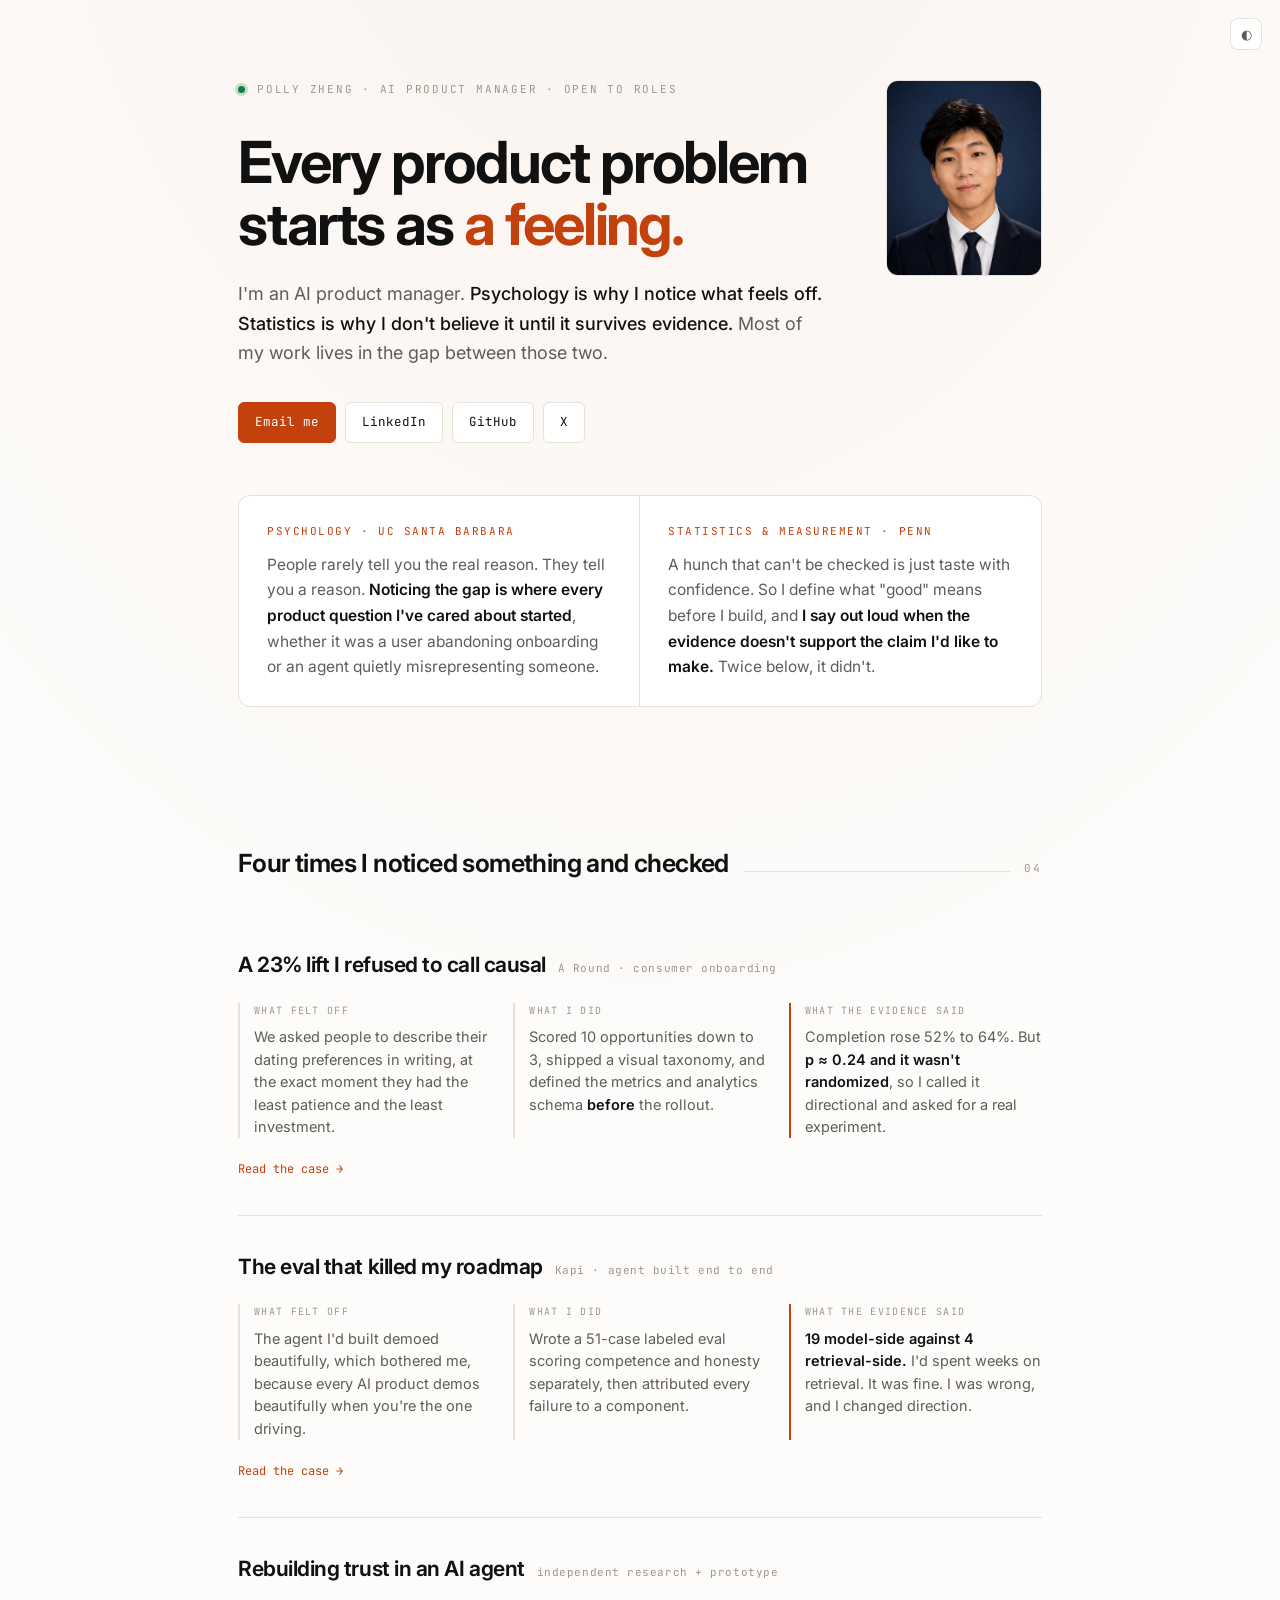
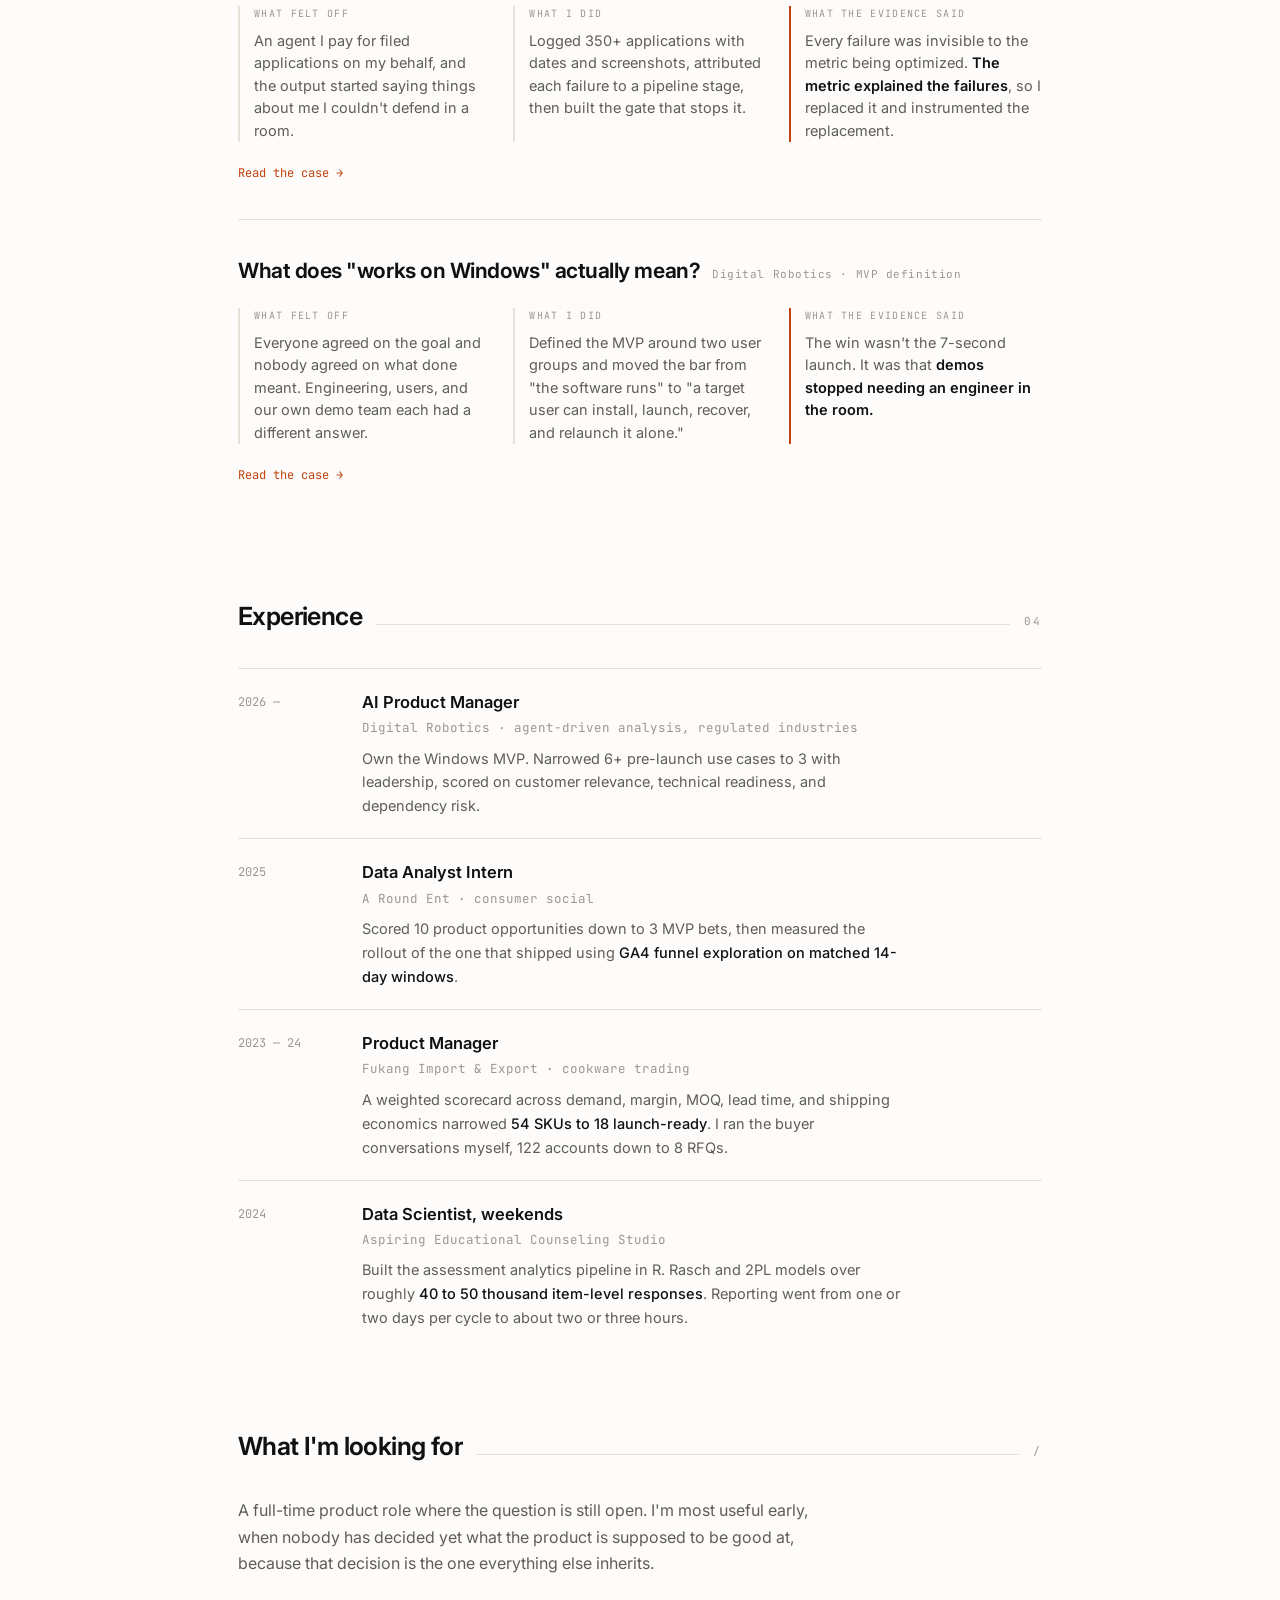
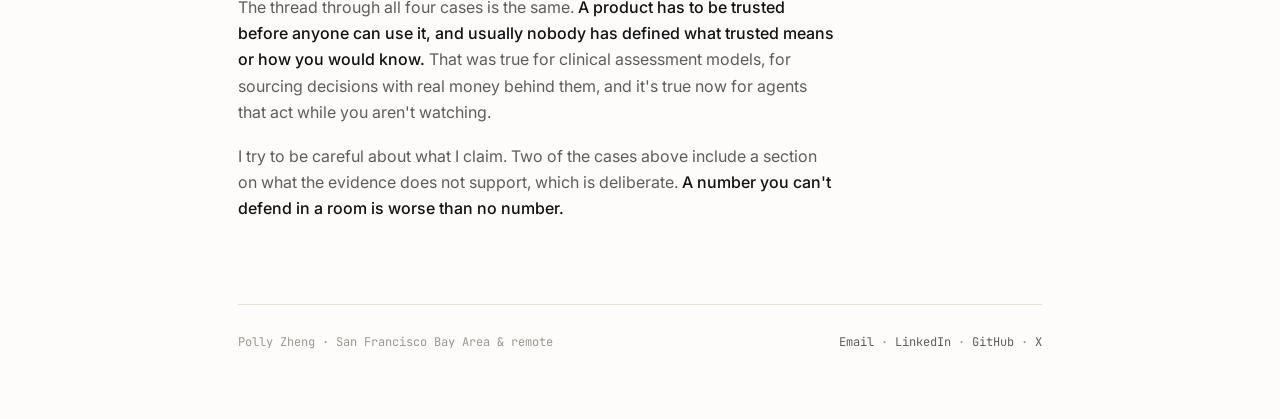
<file: index.html>
<!doctype html>
<html lang="en">
<head>
<meta charset="utf-8">
<meta name="viewport" content="width=device-width, initial-scale=1">
<title>Polly Zheng — AI Product Manager</title>
<meta name="description" content="AI product manager. Psychology is why I notice what feels off. Statistics is why I don't trust it until it survives evidence.">
<meta property="og:title" content="Polly Zheng — AI Product Manager">
<meta property="og:description" content="Every product problem starts as a feeling. My job is finding out whether it's real.">
<link rel="preconnect" href="https://fonts.googleapis.com"><link rel="preconnect" href="https://fonts.gstatic.com" crossorigin>
<link href="https://fonts.googleapis.com/css2?family=JetBrains+Mono:wght@400;500&family=Inter:wght@400;500;600;700&display=swap" rel="stylesheet">
<link rel="stylesheet" href="style.css">
<link rel="icon" href="data:image/svg+xml,<svg xmlns='http://www.w3.org/2000/svg' viewBox='0 0 100 100'><text y='.9em' font-size='90'>◎</text></svg>">
<style>
  /* method strip */
  .method{display:grid; grid-template-columns:1fr 1fr; gap:0; border:1px solid var(--line); border-radius:12px; overflow:hidden; margin-top:52px; background:var(--panel)}
  .method > div{padding:26px 28px}
  .method > div:first-child{border-right:1px solid var(--line)}
  .method .k{font-family:var(--mono); font-size:11px; letter-spacing:.14em; text-transform:uppercase; color:var(--accent); margin-bottom:12px}
  .method p{margin:0; font-size:15.5px; color:var(--dim)}
  .method p b{color:var(--fg); font-weight:600}
  @media(max-width:640px){ .method{grid-template-columns:1fr} .method > div:first-child{border-right:0; border-bottom:1px solid var(--line)} }

  /* case story rows */
  .story{display:block; text-decoration:none; padding:34px 0; border-top:1px solid var(--line); transition:padding-left .18s}
  .story:first-child{border-top:0}
  .story:hover{padding-left:10px}
  .story:hover h3{color:var(--accent)}
  .st-top{display:flex; flex-wrap:wrap; align-items:baseline; gap:12px; margin-bottom:20px}
  .story h3{font-size:21px; font-weight:640; letter-spacing:-.022em; margin:0; transition:color .16s}
  .st-tag{font-family:var(--mono); font-size:11px; color:var(--faint); letter-spacing:.05em}
  .arc{display:grid; grid-template-columns:repeat(3,1fr); gap:22px; margin-bottom:16px}
  .arc > div{border-left:2px solid var(--line); padding-left:14px}
  .arc > div:last-child{border-left-color:var(--accent)}
  .arc .k{font-family:var(--mono); font-size:10px; letter-spacing:.13em; text-transform:uppercase; color:var(--faint); margin-bottom:7px}
  .arc p{margin:0; font-size:14.5px; color:var(--dim); line-height:1.55}
  .arc p b{color:var(--fg); font-weight:600}
  @media(max-width:700px){ .arc{grid-template-columns:1fr; gap:14px} }
  .story .more{font-family:var(--mono); font-size:12px; color:var(--accent)}
</style>
</head>
<body>
<button class="tog" id="t" aria-label="Toggle theme">◐</button>
<div class="wrap">

  <header>
    <div class="hero-grid">
      <div>
        <div class="eyebrow"><span class="dot"></span><span class="lab">Polly Zheng · AI Product Manager · Open to roles</span></div>
        <h1>Every product problem starts as <i>a feeling.</i></h1>
        <p class="sub">I'm an AI product manager. <b>Psychology is why I notice what feels off. Statistics is why I don't believe it until it survives evidence.</b> Most of my work lives in the gap between those two.</p>
        <div class="cta">
          <a class="hi" href="mailto:pollyzheng0227@gmail.com">Email me</a>
          <a href="https://www.linkedin.com/in/jh-zheng0227/">LinkedIn</a>
          <a href="https://github.com/pz0227">GitHub</a>
          <a href="https://x.com/pollyyyyyyy_z">X</a>
        </div>
      </div>
      <div class="shot shot-ph" id="shot">DROP<br>headshot.jpg<br>IN THIS<br>FOLDER</div>
    </div>

    <div class="method">
      <div>
        <div class="k">Psychology · UC Santa Barbara</div>
        <p>People rarely tell you the real reason. They tell you a reason. <b>Noticing the gap is where every product question I've cared about started</b>, whether it was a user abandoning onboarding or an agent quietly misrepresenting someone.</p>
      </div>
      <div>
        <div class="k">Statistics &amp; Measurement · Penn</div>
        <p>A hunch that can't be checked is just taste with confidence. So I define what "good" means before I build, and <b>I say out loud when the evidence doesn't support the claim I'd like to make.</b> Twice below, it didn't.</p>
      </div>
    </div>
  </header>

  <section>
    <div class="head"><h2>Four times I noticed something and checked</h2><div class="rule"></div><span class="lab">04</span></div>
    <div class="cases">

      <a class="story" href="case-onboarding.html">
        <div class="st-top"><h3>A 23% lift I refused to call causal</h3><span class="st-tag">A Round · consumer onboarding</span></div>
        <div class="arc">
          <div><div class="k">What felt off</div><p>We asked people to describe their dating preferences in writing, at the exact moment they had the least patience and the least investment.</p></div>
          <div><div class="k">What I did</div><p>Scored 10 opportunities down to 3, shipped a visual taxonomy, and defined the metrics and analytics schema <b>before</b> the rollout.</p></div>
          <div><div class="k">What the evidence said</div><p>Completion rose 52% to 64%. But <b>p ≈ 0.24 and it wasn't randomized</b>, so I called it directional and asked for a real experiment.</p></div>
        </div>
        <span class="more">Read the case →</span>
      </a>

      <a class="story" href="case-kapi.html">
        <div class="st-top"><h3>The eval that killed my roadmap</h3><span class="st-tag">Kapi · agent built end to end</span></div>
        <div class="arc">
          <div><div class="k">What felt off</div><p>The agent I'd built demoed beautifully, which bothered me, because every AI product demos beautifully when you're the one driving.</p></div>
          <div><div class="k">What I did</div><p>Wrote a 51-case labeled eval scoring competence and honesty separately, then attributed every failure to a component.</p></div>
          <div><div class="k">What the evidence said</div><p><b>19 model-side against 4 retrieval-side.</b> I'd spent weeks on retrieval. It was fine. I was wrong, and I changed direction.</p></div>
        </div>
        <span class="more">Read the case →</span>
      </a>

      <a class="story" href="case-jobright.html">
        <div class="st-top"><h3>Rebuilding trust in an AI agent</h3><span class="st-tag">independent research + prototype</span></div>
        <div class="arc">
          <div><div class="k">What felt off</div><p>An agent I pay for filed applications on my behalf, and the output started saying things about me I couldn't defend in a room.</p></div>
          <div><div class="k">What I did</div><p>Logged 350+ applications with dates and screenshots, attributed each failure to a pipeline stage, then built the gate that stops it.</p></div>
          <div><div class="k">What the evidence said</div><p>Every failure was invisible to the metric being optimized. <b>The metric explained the failures</b>, so I replaced it and instrumented the replacement.</p></div>
        </div>
        <span class="more">Read the case →</span>
      </a>

      <a class="story" href="case-windows.html">
        <div class="st-top"><h3>What does "works on Windows" actually mean?</h3><span class="st-tag">Digital Robotics · MVP definition</span></div>
        <div class="arc">
          <div><div class="k">What felt off</div><p>Everyone agreed on the goal and nobody agreed on what done meant. Engineering, users, and our own demo team each had a different answer.</p></div>
          <div><div class="k">What I did</div><p>Defined the MVP around two user groups and moved the bar from "the software runs" to "a target user can install, launch, recover, and relaunch it alone."</p></div>
          <div><div class="k">What the evidence said</div><p>The win wasn't the 7-second launch. It was that <b>demos stopped needing an engineer in the room.</b></p></div>
        </div>
        <span class="more">Read the case →</span>
      </a>

    </div>
  </section>

  <section>
    <div class="head"><h2>Experience</h2><div class="rule"></div><span class="lab">04</span></div>
    <div class="job"><div class="yr">2026 —</div><div>
      <h3>AI Product Manager</h3><div class="co">Digital Robotics · agent-driven analysis, regulated industries</div>
      <p>Own the Windows MVP. Narrowed 6+ pre-launch use cases to 3 with leadership, scored on customer relevance, technical readiness, and dependency risk.</p></div></div>
    <div class="job"><div class="yr">2025</div><div>
      <h3>Data Analyst Intern</h3><div class="co">A Round Ent · consumer social</div>
      <p>Scored 10 product opportunities down to 3 MVP bets, then measured the rollout of the one that shipped using <b>GA4 funnel exploration on matched 14-day windows</b>.</p></div></div>
    <div class="job"><div class="yr">2023 — 24</div><div>
      <h3>Product Manager</h3><div class="co">Fukang Import &amp; Export · cookware trading</div>
      <p>A weighted scorecard across demand, margin, MOQ, lead time, and shipping economics narrowed <b>54 SKUs to 18 launch-ready</b>. I ran the buyer conversations myself, 122 accounts down to 8 RFQs.</p></div></div>
    <div class="job"><div class="yr">2024</div><div>
      <h3>Data Scientist, weekends</h3><div class="co">Aspiring Educational Counseling Studio</div>
      <p>Built the assessment analytics pipeline in R. Rasch and 2PL models over roughly <b>40 to 50 thousand item-level responses</b>. Reporting went from one or two days per cycle to about two or three hours.</p></div></div>
  </section>

  <section class="about">
    <div class="head"><h2>What I'm looking for</h2><div class="rule"></div><span class="lab">/</span></div>
    <p>A full-time product role where the question is still open. I'm most useful early, when nobody has decided yet what the product is supposed to be good at, because that decision is the one everything else inherits.</p>
    <p>The thread through all four cases is the same. <b>A product has to be trusted before anyone can use it, and usually nobody has defined what trusted means or how you would know.</b> That was true for clinical assessment models, for sourcing decisions with real money behind them, and it's true now for agents that act while you aren't watching.</p>
    <p>I try to be careful about what I claim. Two of the cases above include a section on what the evidence does not support, which is deliberate. <b>A number you can't defend in a room is worse than no number.</b></p>
  </section>

  <footer>
    <div class="f-in">
      <span>Polly Zheng · San Francisco Bay Area &amp; remote</span>
      <span>
        <a href="mailto:pollyzheng0227@gmail.com">Email</a> ·
        <a href="https://www.linkedin.com/in/jh-zheng0227/">LinkedIn</a> ·
        <a href="https://github.com/pz0227">GitHub</a> ·
        <a href="https://x.com/pollyyyyyyy_z">X</a>
      </span>
    </div>
  </footer>
</div>
<script>
var r=document.documentElement,t=document.getElementById('t');
var s=localStorage.getItem('theme'); if(s) r.setAttribute('data-theme',s);
t.onclick=function(){var c=r.getAttribute('data-theme')||'light';var n=c==='light'?'dark':'light';r.setAttribute('data-theme',n);localStorage.setItem('theme',n)};
var im=new Image(); im.onload=function(){var d=document.getElementById('shot'); if(d) d.outerHTML='<img class="shot" src="headshot.jpg" alt="Polly Zheng">'};
im.src='headshot.jpg';
</script>
</body>
</html>
</file>
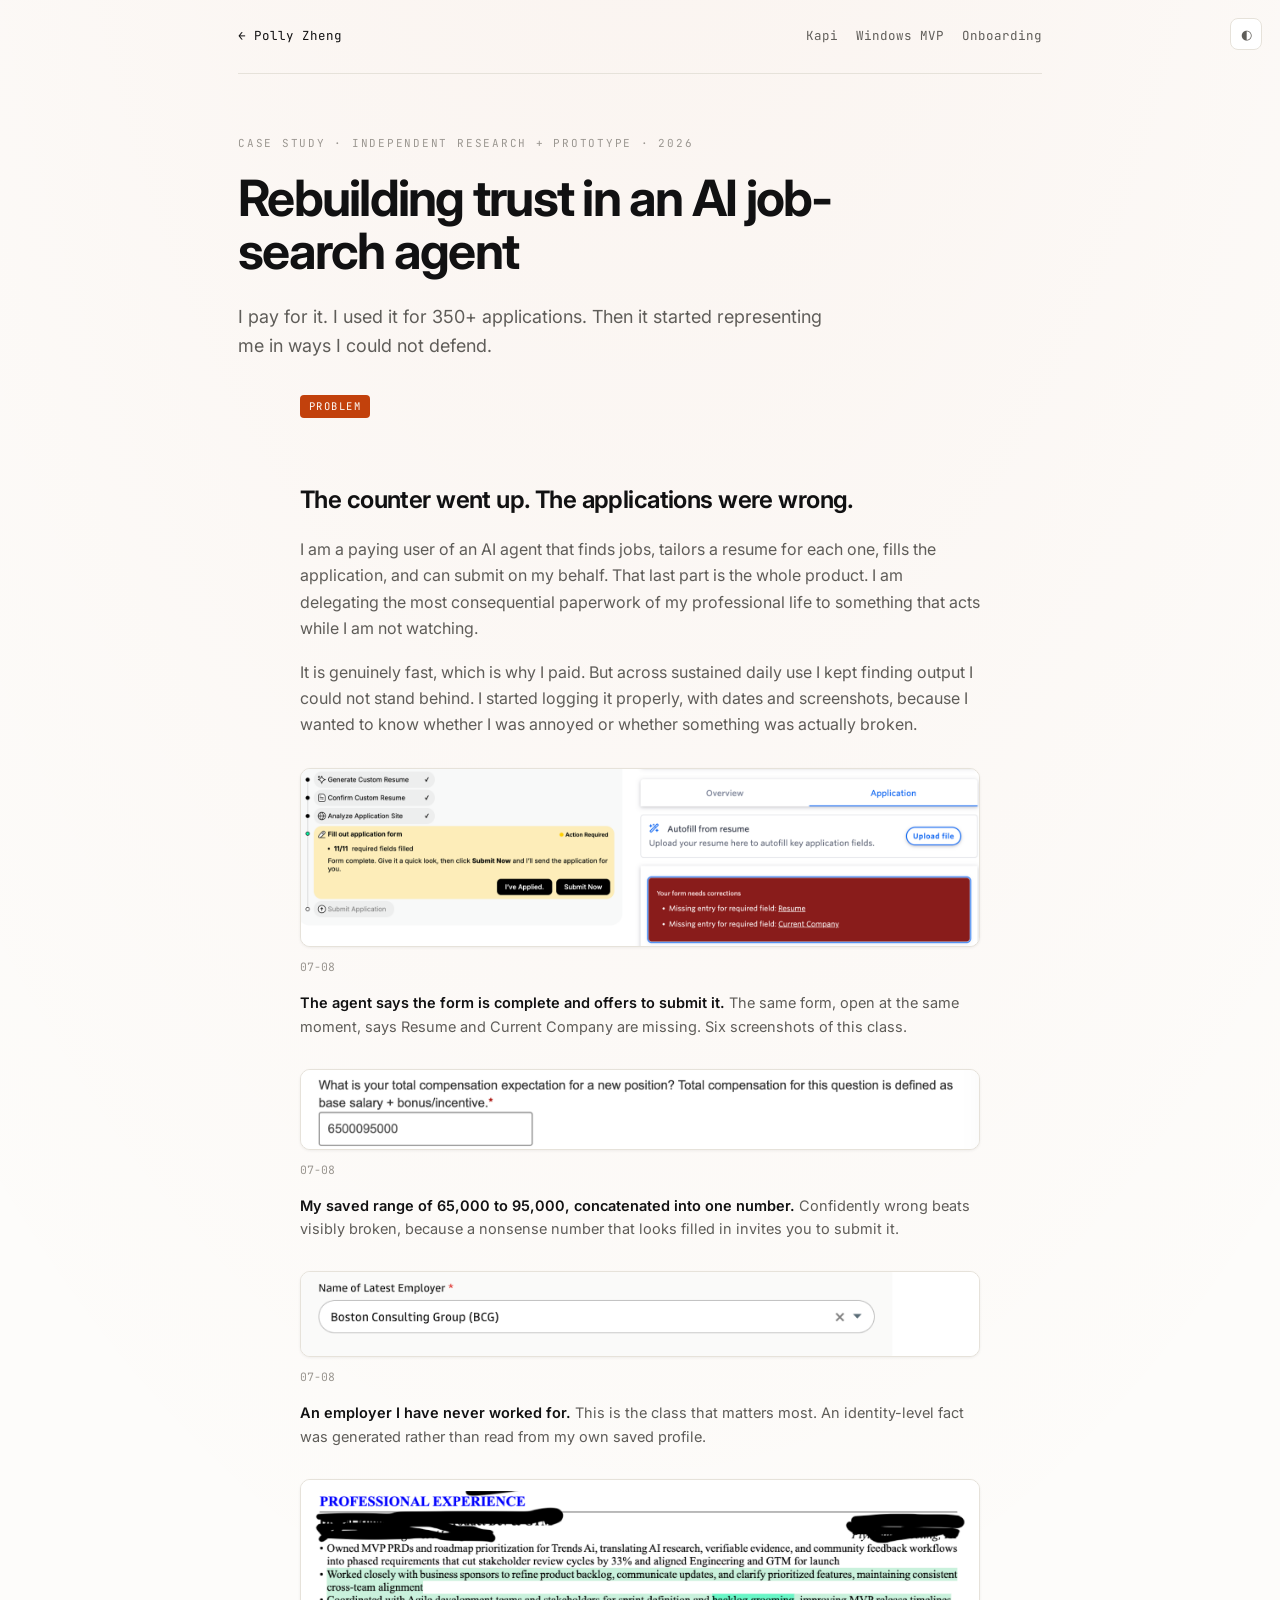
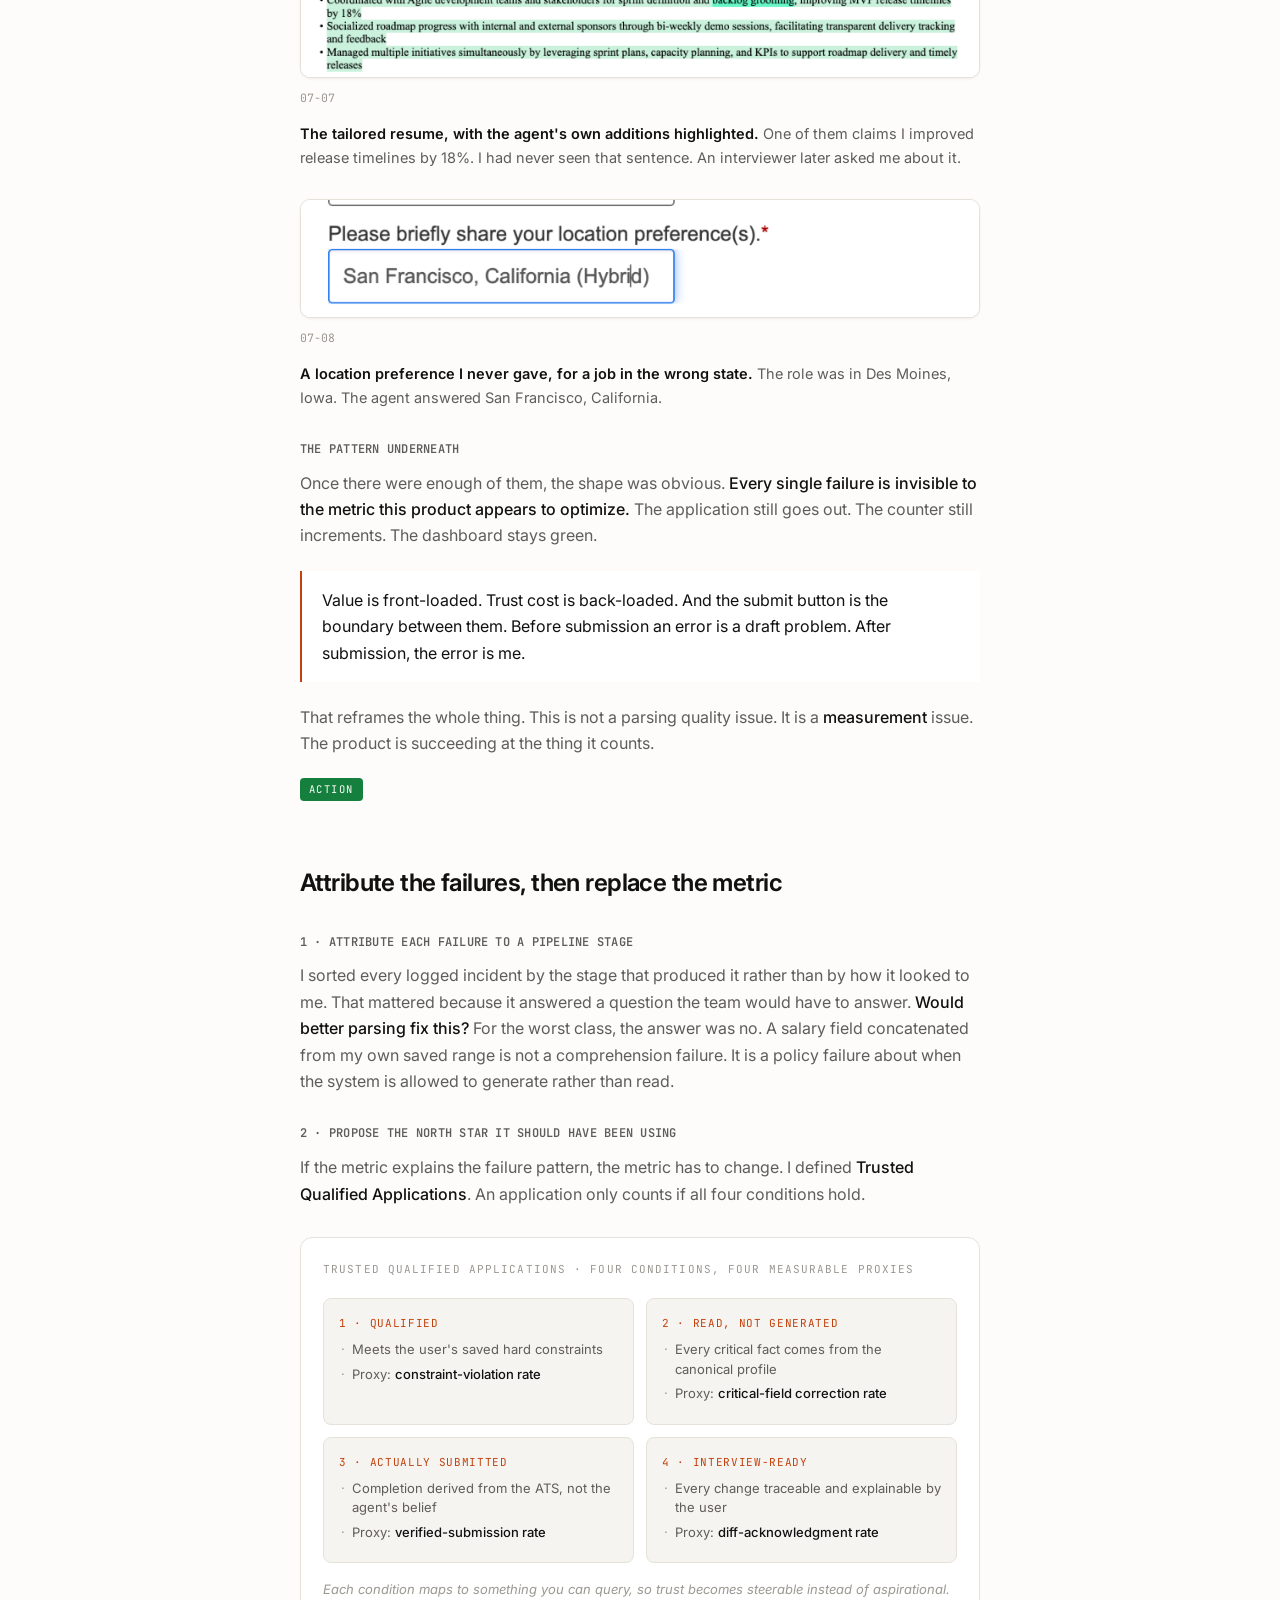
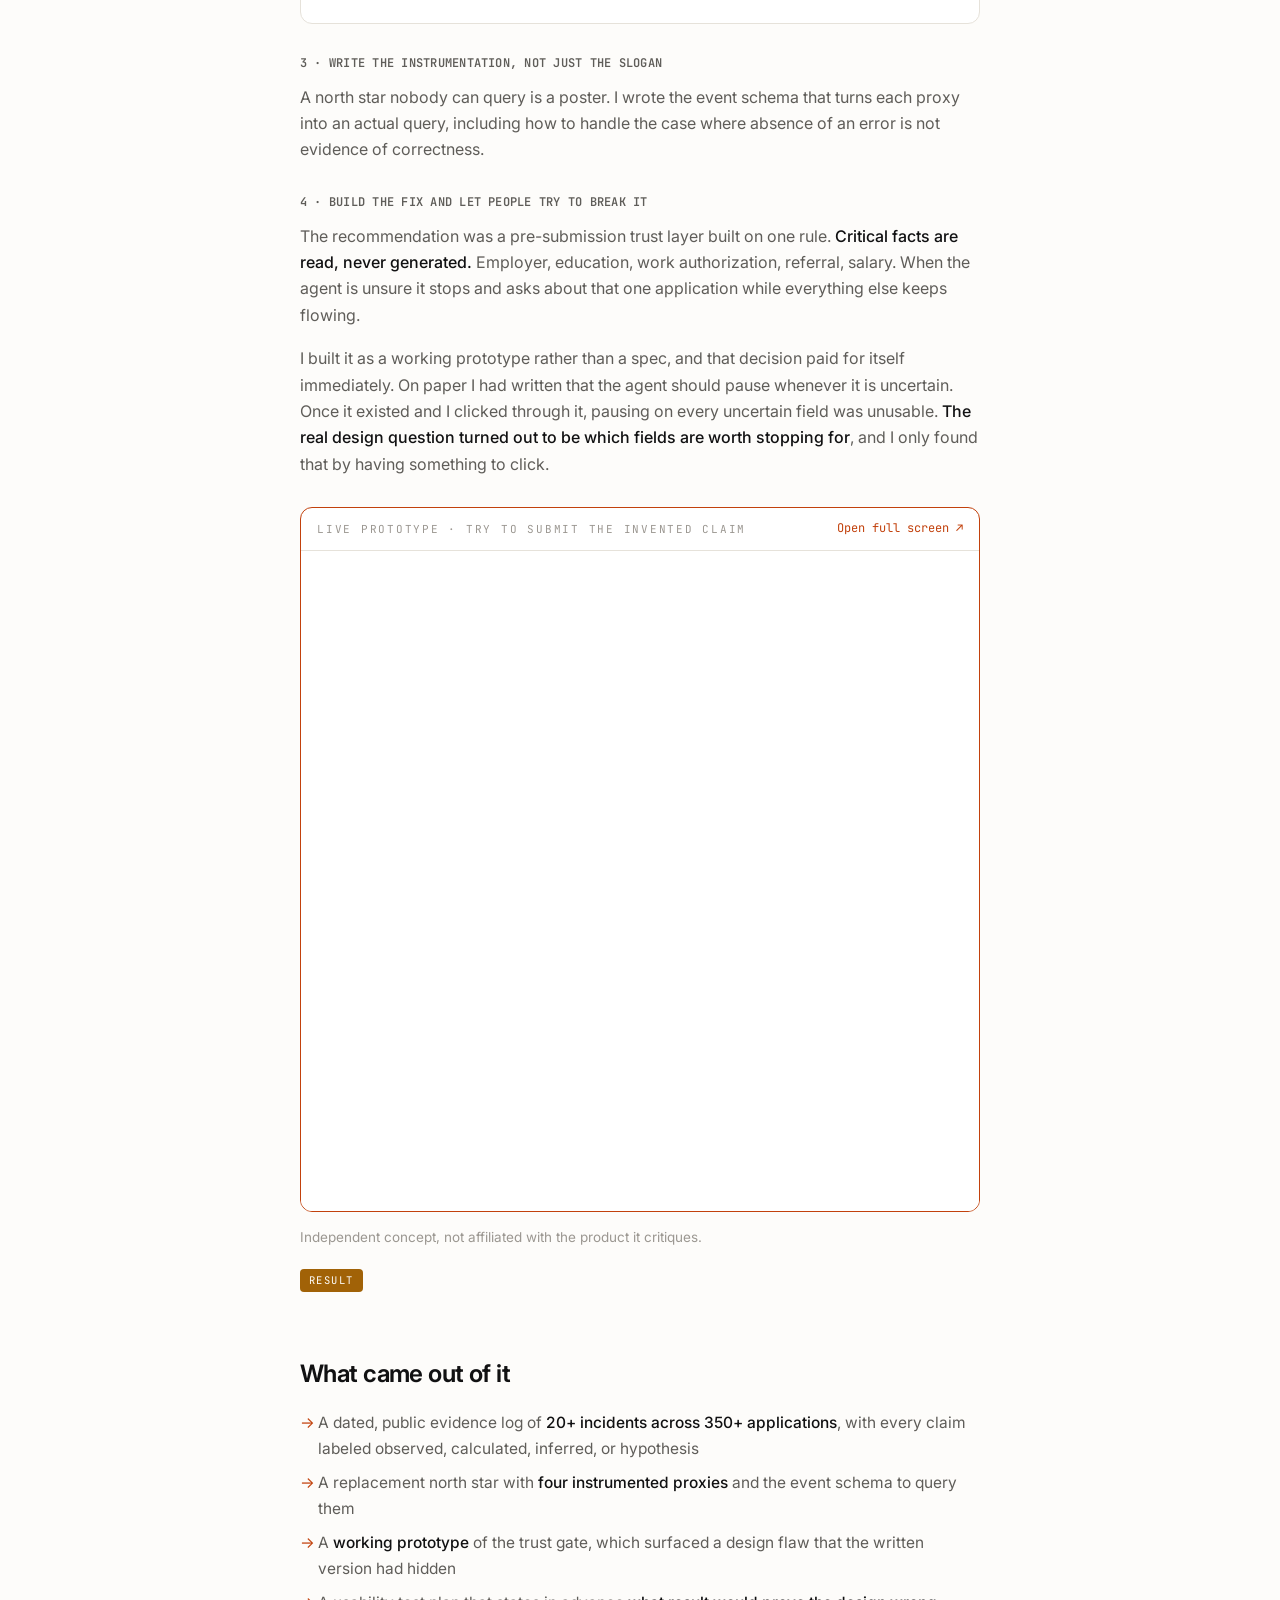
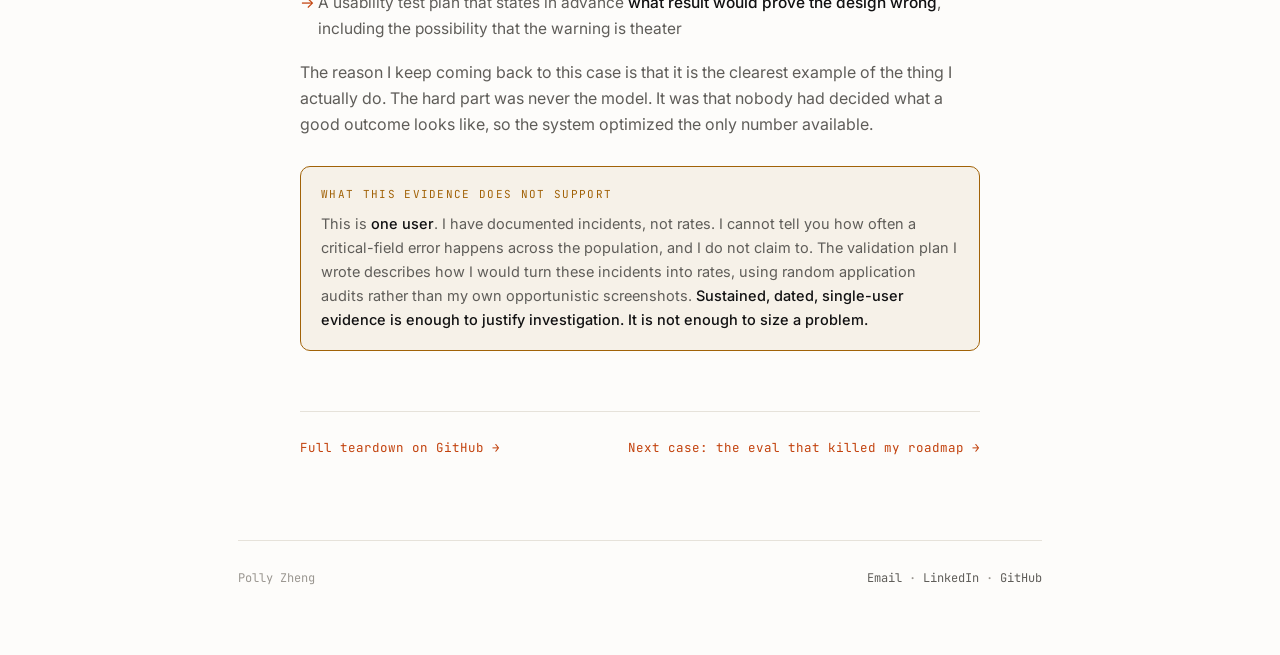
<file: case-jobright.html>
<!doctype html>
<html lang="en">
<head>
<meta charset="utf-8"><meta name="viewport" content="width=device-width, initial-scale=1">
<title>Rebuilding trust in an AI job-search agent — Polly Zheng</title>
<meta name="description" content="350+ logged applications, 20+ dated failures, a replacement north star, and a working prototype of the fix.">
<link rel="preconnect" href="https://fonts.googleapis.com"><link rel="preconnect" href="https://fonts.gstatic.com" crossorigin>
<link href="https://fonts.googleapis.com/css2?family=JetBrains+Mono:wght@400;500&family=Inter:wght@400;500;600;700&display=swap" rel="stylesheet">
<link rel="stylesheet" href="style.css">
<link rel="icon" href="data:image/svg+xml,<svg xmlns='http://www.w3.org/2000/svg' viewBox='0 0 100 100'><text y='.9em' font-size='90'>◎</text></svg>">
<style>
  .shot-fig{margin:30px 0}
  .shot-fig .ex-img{border:1px solid var(--line); border-radius:10px; overflow:hidden; background:#fff; box-shadow:0 1px 3px rgba(0,0,0,.06)}
  .shot-fig .ex-img img{width:100%; display:block}
  .shot-cap{display:flex; gap:14px; align-items:baseline; margin-top:11px; flex-wrap:wrap}
  .shot-cap .d{font-family:var(--mono); font-size:11.5px; color:var(--faint); white-space:nowrap}
  .shot-cap .t{font-size:14.5px; color:var(--dim); margin:0}
  .shot-cap .t b{color:var(--fg); font-weight:600}
  .demo-wrap{margin:30px 0; border:1px solid var(--accent); border-radius:12px; overflow:hidden; background:var(--panel)}
  .demo-bar{display:flex; justify-content:space-between; align-items:center; gap:12px; padding:11px 16px; border-bottom:1px solid var(--line); flex-wrap:wrap}
  .demo-bar a{font-family:var(--mono); font-size:12px; color:var(--accent); text-decoration:none}
  .demo-wrap iframe{width:100%; height:660px; border:0; display:block; background:#fff}
  @media(max-width:620px){ .demo-wrap iframe{height:520px} }
</style>
</head>
<body>
<button class="tog" id="t" aria-label="Toggle theme">◐</button>
<div class="wrap">

<nav><div class="nav-in"><a class="home" href="index.html">← Polly Zheng</a>
<span class="nav-links"><a href="case-kapi.html">Kapi</a><a href="case-windows.html">Windows MVP</a><a href="case-onboarding.html">Onboarding</a></span></div></nav>

<header style="padding:60px 0 30px">
  <div class="lab" style="margin-bottom:20px">Case study · independent research + prototype · 2026</div>
  <h1 style="font-size:clamp(32px,5.6vw,50px); max-width:20ch">Rebuilding trust in an AI job-search agent</h1>
  <p class="sub">I pay for it. I used it for 350+ applications. Then it started representing me in ways I could not defend.</p>
</header>

<div class="narrow prose" style="margin:0 auto">

  <span class="par">Problem</span>
  <h2>The counter went up. The applications were wrong.</h2>
  <p>I am a paying user of an AI agent that finds jobs, tailors a resume for each one, fills the application, and can submit on my behalf. That last part is the whole product. I am delegating the most consequential paperwork of my professional life to something that acts while I am not watching.</p>
  <p>It is genuinely fast, which is why I paid. But across sustained daily use I kept finding output I could not stand behind. I started logging it properly, with dates and screenshots, because I wanted to know whether I was annoyed or whether something was actually broken.</p>

  <div class="shot-fig">
    <div class="ex-img"><img src="img/ev-submit.png" alt="Agent reports 11 of 11 required fields filled while the form reports two required fields missing"></div>
    <div class="shot-cap"><span class="d">07-08</span><p class="t"><b>The agent says the form is complete and offers to submit it.</b> The same form, open at the same moment, says Resume and Current Company are missing. Six screenshots of this class.</p></div>
  </div>

  <div class="shot-fig">
    <div class="ex-img"><img src="img/ev-salary.png" alt="Total compensation expectation filled with 6500095000"></div>
    <div class="shot-cap"><span class="d">07-08</span><p class="t"><b>My saved range of 65,000 to 95,000, concatenated into one number.</b> Confidently wrong beats visibly broken, because a nonsense number that looks filled in invites you to submit it.</p></div>
  </div>

  <div class="shot-fig">
    <div class="ex-img"><img src="img/ev-employer.png" alt="Latest employer field filled with a company the user never worked for"></div>
    <div class="shot-cap"><span class="d">07-08</span><p class="t"><b>An employer I have never worked for.</b> This is the class that matters most. An identity-level fact was generated rather than read from my own saved profile.</p></div>
  </div>

  <div class="shot-fig">
    <div class="ex-img"><img src="img/ev-resume.png" alt="AI-tailored resume with highlighted invented claims including an 18 percent improvement"></div>
    <div class="shot-cap"><span class="d">07-07</span><p class="t"><b>The tailored resume, with the agent's own additions highlighted.</b> One of them claims I improved release timelines by 18%. I had never seen that sentence. An interviewer later asked me about it.</p></div>
  </div>

  <div class="shot-fig">
    <div class="ex-img"><img src="img/ev-location.png" alt="Location preference field filled with San Francisco for a job based in Des Moines"></div>
    <div class="shot-cap"><span class="d">07-08</span><p class="t"><b>A location preference I never gave, for a job in the wrong state.</b> The role was in Des Moines, Iowa. The agent answered San Francisco, California.</p></div>
  </div>

  <h3>The pattern underneath</h3>
  <p>Once there were enough of them, the shape was obvious. <b>Every single failure is invisible to the metric this product appears to optimize.</b> The application still goes out. The counter still increments. The dashboard stays green.</p>
  <blockquote><p>Value is front-loaded. Trust cost is back-loaded. And the submit button is the boundary between them. Before submission an error is a draft problem. After submission, the error is me.</p></blockquote>
  <p>That reframes the whole thing. This is not a parsing quality issue. It is a <b>measurement</b> issue. The product is succeeding at the thing it counts.</p>

  <span class="par act">Action</span>
  <h2>Attribute the failures, then replace the metric</h2>

  <h3>1 · Attribute each failure to a pipeline stage</h3>
  <p>I sorted every logged incident by the stage that produced it rather than by how it looked to me. That mattered because it answered a question the team would have to answer. <b>Would better parsing fix this?</b> For the worst class, the answer was no. A salary field concatenated from my own saved range is not a comprehension failure. It is a policy failure about when the system is allowed to generate rather than read.</p>

  <h3>2 · Propose the north star it should have been using</h3>
  <p>If the metric explains the failure pattern, the metric has to change. I defined <b>Trusted Qualified Applications</b>. An application only counts if all four conditions hold.</p>

  <div class="fig">
    <div class="fig-t">Trusted Qualified Applications · four conditions, four measurable proxies</div>
    <div class="grid4">
      <div class="g4"><div class="k">1 · Qualified</div><ul>
        <li>Meets the user's saved hard constraints</li><li>Proxy: <b>constraint-violation rate</b></li></ul></div>
      <div class="g4"><div class="k">2 · Read, not generated</div><ul>
        <li>Every critical fact comes from the canonical profile</li><li>Proxy: <b>critical-field correction rate</b></li></ul></div>
      <div class="g4"><div class="k">3 · Actually submitted</div><ul>
        <li>Completion derived from the ATS, not the agent's belief</li><li>Proxy: <b>verified-submission rate</b></li></ul></div>
      <div class="g4"><div class="k">4 · Interview-ready</div><ul>
        <li>Every change traceable and explainable by the user</li><li>Proxy: <b>diff-acknowledgment rate</b></li></ul></div>
    </div>
    <div class="fig-c">Each condition maps to something you can query, so trust becomes steerable instead of aspirational.</div>
  </div>

  <h3>3 · Write the instrumentation, not just the slogan</h3>
  <p>A north star nobody can query is a poster. I wrote the event schema that turns each proxy into an actual query, including how to handle the case where absence of an error is not evidence of correctness.</p>

  <h3>4 · Build the fix and let people try to break it</h3>
  <p>The recommendation was a pre-submission trust layer built on one rule. <b>Critical facts are read, never generated.</b> Employer, education, work authorization, referral, salary. When the agent is unsure it stops and asks about that one application while everything else keeps flowing.</p>
  <p>I built it as a working prototype rather than a spec, and that decision paid for itself immediately. On paper I had written that the agent should pause whenever it is uncertain. Once it existed and I clicked through it, pausing on every uncertain field was unusable. <b>The real design question turned out to be which fields are worth stopping for</b>, and I only found that by having something to click.</p>

  <div class="demo-wrap">
    <div class="demo-bar">
      <span class="lab">Live prototype · try to submit the invented claim</span>
      <a href="https://pz0227.github.io/product-teardowns/prototypes/jobright-trust-layer/" target="_blank" rel="noopener">Open full screen ↗</a>
    </div>
    <iframe src="https://pz0227.github.io/product-teardowns/prototypes/jobright-trust-layer/" title="Trust layer prototype" loading="lazy"></iframe>
  </div>
  <p style="font-size:13.5px; color:var(--faint); margin-top:-16px">Independent concept, not affiliated with the product it critiques.</p>

  <span class="par res">Result</span>
  <h2>What came out of it</h2>
  <ul>
    <li>A dated, public evidence log of <b>20+ incidents across 350+ applications</b>, with every claim labeled observed, calculated, inferred, or hypothesis</li>
    <li>A replacement north star with <b>four instrumented proxies</b> and the event schema to query them</li>
    <li>A <b>working prototype</b> of the trust gate, which surfaced a design flaw that the written version had hidden</li>
    <li>A usability test plan that states in advance <b>what result would prove the design wrong</b>, including the possibility that the warning is theater</li>
  </ul>
  <p>The reason I keep coming back to this case is that it is the clearest example of the thing I actually do. The hard part was never the model. It was that nobody had decided what a good outcome looks like, so the system optimized the only number available.</p>

  <div class="honest">
    <div class="k">What this evidence does not support</div>
    <p>This is <b>one user</b>. I have documented incidents, not rates. I cannot tell you how often a critical-field error happens across the population, and I do not claim to. The validation plan I wrote describes how I would turn these incidents into rates, using random application audits rather than my own opportunistic screenshots. <b>Sustained, dated, single-user evidence is enough to justify investigation. It is not enough to size a problem.</b></p>
  </div>

  <div class="next">
    <a href="https://github.com/pz0227/product-teardowns">Full teardown on GitHub →</a>
    <a href="case-kapi.html">Next case: the eval that killed my roadmap →</a>
  </div>
</div>

<footer><div class="f-in">
  <span>Polly Zheng</span>
  <span><a href="mailto:pollyzheng0227@gmail.com">Email</a> · <a href="https://www.linkedin.com/in/jh-zheng0227/">LinkedIn</a> · <a href="https://github.com/pz0227">GitHub</a></span>
</div></footer>
</div>
<script>
var r=document.documentElement,t=document.getElementById('t');
var s=localStorage.getItem('theme'); if(s) r.setAttribute('data-theme',s);
t.onclick=function(){var c=r.getAttribute('data-theme')||'light';var n=c==='light'?'dark':'light';r.setAttribute('data-theme',n);localStorage.setItem('theme',n)};
</script>
</body>
</html>
</file>
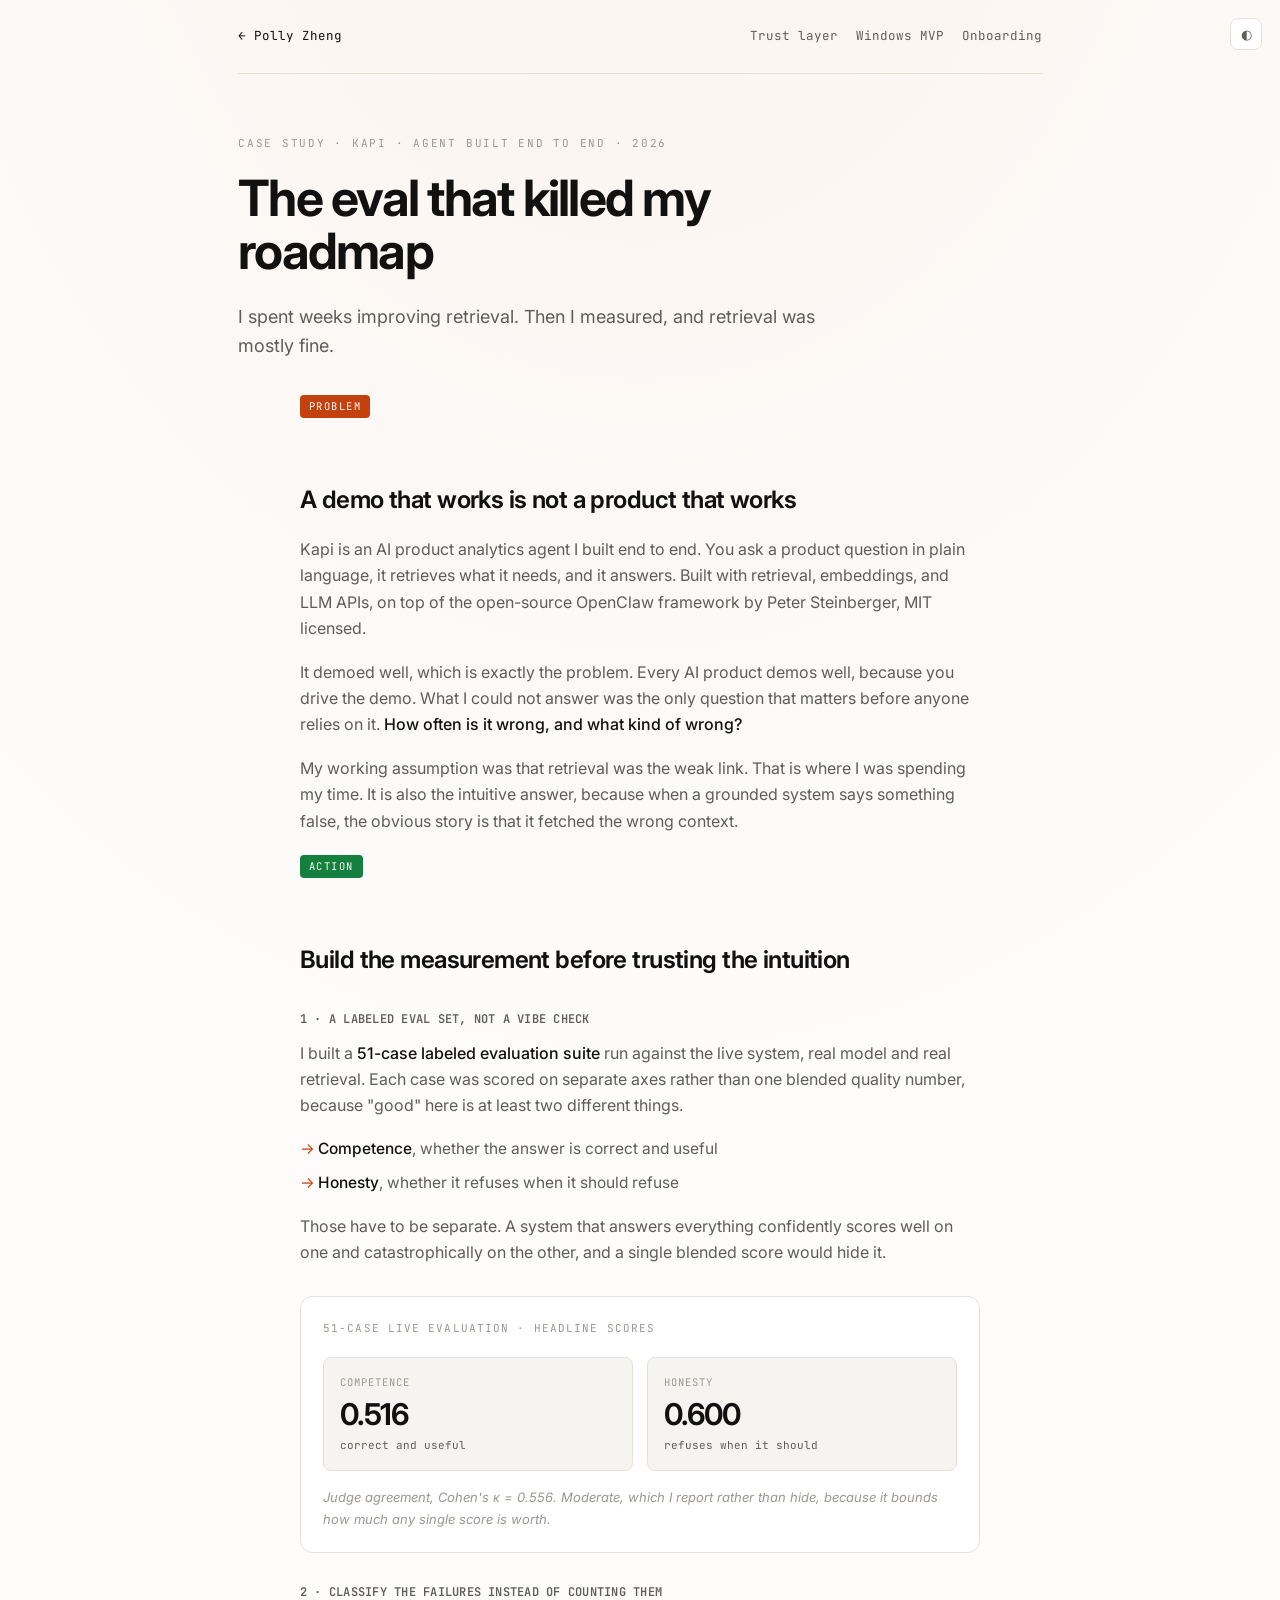
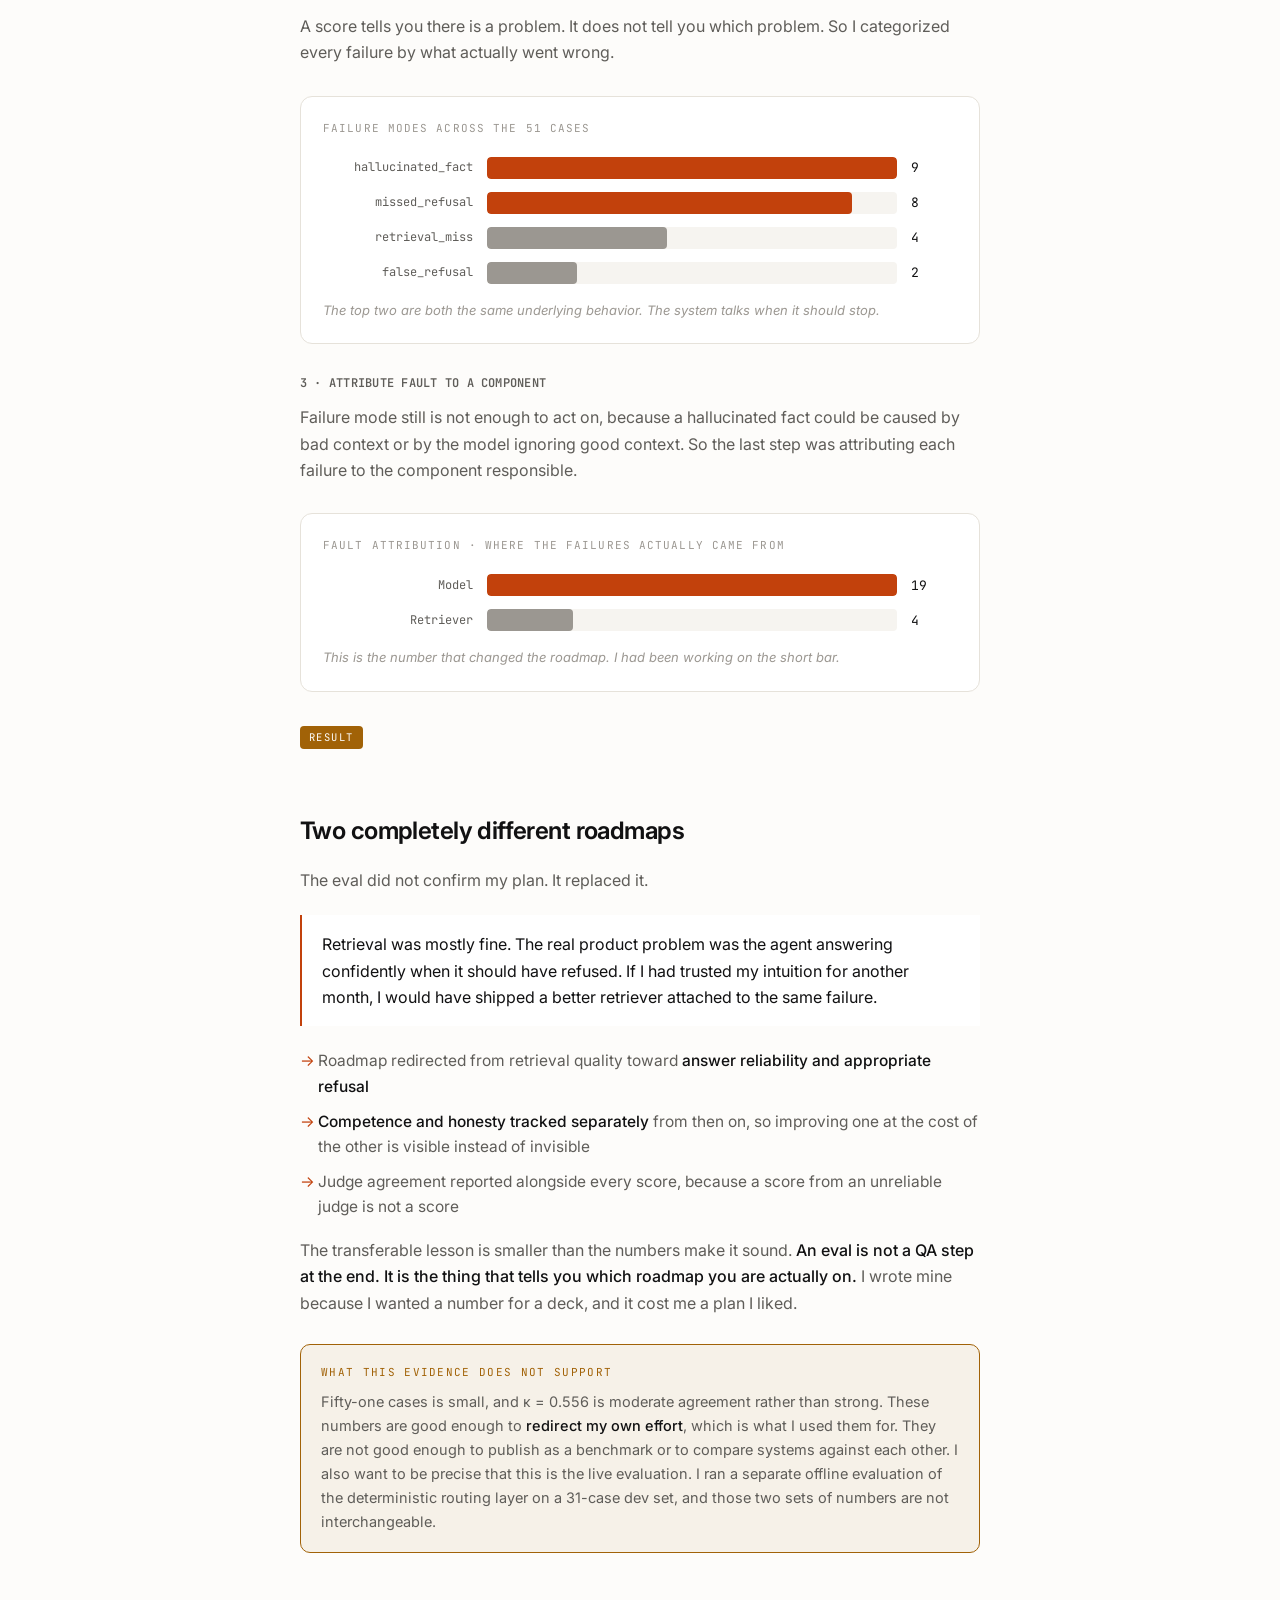
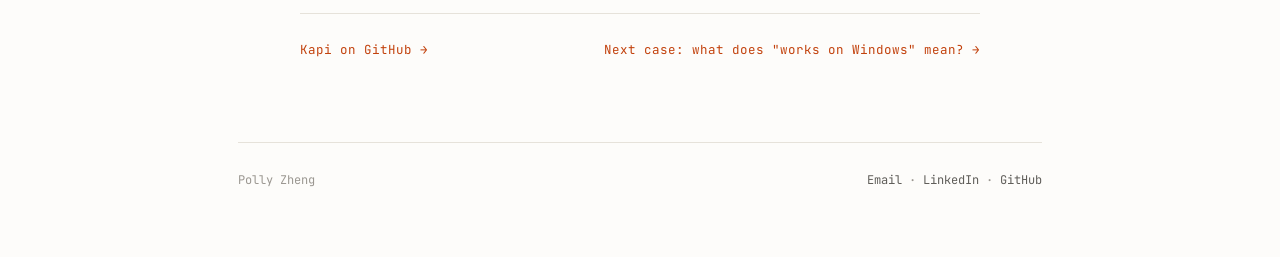
<file: case-kapi.html>
<!doctype html>
<html lang="en">
<head>
<meta charset="utf-8"><meta name="viewport" content="width=device-width, initial-scale=1">
<title>The eval that killed my roadmap — Polly Zheng</title>
<meta name="description" content="I built an analytics agent, then wrote the eval that proved I had been optimizing the wrong half of the system.">
<link rel="preconnect" href="https://fonts.googleapis.com"><link rel="preconnect" href="https://fonts.gstatic.com" crossorigin>
<link href="https://fonts.googleapis.com/css2?family=JetBrains+Mono:wght@400;500&family=Inter:wght@400;500;600;700&display=swap" rel="stylesheet">
<link rel="stylesheet" href="style.css">
<link rel="icon" href="data:image/svg+xml,<svg xmlns='http://www.w3.org/2000/svg' viewBox='0 0 100 100'><text y='.9em' font-size='90'>◎</text></svg>">
</head>
<body>
<button class="tog" id="t" aria-label="Toggle theme">◐</button>
<div class="wrap">

<nav><div class="nav-in"><a class="home" href="index.html">← Polly Zheng</a>
<span class="nav-links"><a href="case-jobright.html">Trust layer</a><a href="case-windows.html">Windows MVP</a><a href="case-onboarding.html">Onboarding</a></span></div></nav>

<header style="padding:60px 0 30px">
  <div class="lab" style="margin-bottom:20px">Case study · Kapi · agent built end to end · 2026</div>
  <h1 style="font-size:clamp(32px,5.6vw,50px); max-width:19ch">The eval that killed my roadmap</h1>
  <p class="sub">I spent weeks improving retrieval. Then I measured, and retrieval was mostly fine.</p>
</header>

<div class="narrow prose" style="margin:0 auto">

  <span class="par">Problem</span>
  <h2>A demo that works is not a product that works</h2>
  <p>Kapi is an AI product analytics agent I built end to end. You ask a product question in plain language, it retrieves what it needs, and it answers. Built with retrieval, embeddings, and LLM APIs, on top of the open-source OpenClaw framework by Peter Steinberger, MIT licensed.</p>
  <p>It demoed well, which is exactly the problem. Every AI product demos well, because you drive the demo. What I could not answer was the only question that matters before anyone relies on it. <b>How often is it wrong, and what kind of wrong?</b></p>
  <p>My working assumption was that retrieval was the weak link. That is where I was spending my time. It is also the intuitive answer, because when a grounded system says something false, the obvious story is that it fetched the wrong context.</p>

  <span class="par act">Action</span>
  <h2>Build the measurement before trusting the intuition</h2>

  <h3>1 · A labeled eval set, not a vibe check</h3>
  <p>I built a <b>51-case labeled evaluation suite</b> run against the live system, real model and real retrieval. Each case was scored on separate axes rather than one blended quality number, because "good" here is at least two different things.</p>
  <ul>
    <li><b>Competence</b>, whether the answer is correct and useful</li>
    <li><b>Honesty</b>, whether it refuses when it should refuse</li>
  </ul>
  <p>Those have to be separate. A system that answers everything confidently scores well on one and catastrophically on the other, and a single blended score would hide it.</p>

  <div class="fig">
    <div class="fig-t">51-case live evaluation · headline scores</div>
    <div class="compare">
      <div class="cmp"><div class="k">Competence</div><div class="v">0.516</div><div class="m">correct and useful</div></div>
      <div class="cmp"><div class="k">Honesty</div><div class="v">0.600</div><div class="m">refuses when it should</div></div>
    </div>
    <div class="fig-c">Judge agreement, Cohen's κ = 0.556. Moderate, which I report rather than hide, because it bounds how much any single score is worth.</div>
  </div>

  <h3>2 · Classify the failures instead of counting them</h3>
  <p>A score tells you there is a problem. It does not tell you which problem. So I categorized every failure by what actually went wrong.</p>

  <div class="fig">
    <div class="fig-t">Failure modes across the 51 cases</div>
    <div class="bars">
      <div class="bar-row"><div class="bl">hallucinated_fact</div><div class="bar-track"><div class="bar-fill" style="width:100%"></div></div><div class="bv">9</div></div>
      <div class="bar-row"><div class="bl">missed_refusal</div><div class="bar-track"><div class="bar-fill" style="width:89%"></div></div><div class="bv">8</div></div>
      <div class="bar-row"><div class="bl">retrieval_miss</div><div class="bar-track"><div class="bar-fill mute" style="width:44%"></div></div><div class="bv">4</div></div>
      <div class="bar-row"><div class="bl">false_refusal</div><div class="bar-track"><div class="bar-fill mute" style="width:22%"></div></div><div class="bv">2</div></div>
    </div>
    <div class="fig-c">The top two are both the same underlying behavior. The system talks when it should stop.</div>
  </div>

  <h3>3 · Attribute fault to a component</h3>
  <p>Failure mode still is not enough to act on, because a hallucinated fact could be caused by bad context or by the model ignoring good context. So the last step was attributing each failure to the component responsible.</p>

  <div class="fig">
    <div class="fig-t">Fault attribution · where the failures actually came from</div>
    <div class="bars">
      <div class="bar-row"><div class="bl">Model</div><div class="bar-track"><div class="bar-fill" style="width:100%"></div></div><div class="bv">19</div></div>
      <div class="bar-row"><div class="bl">Retriever</div><div class="bar-track"><div class="bar-fill mute" style="width:21%"></div></div><div class="bv">4</div></div>
    </div>
    <div class="fig-c">This is the number that changed the roadmap. I had been working on the short bar.</div>
  </div>

  <span class="par res">Result</span>
  <h2>Two completely different roadmaps</h2>
  <p>The eval did not confirm my plan. It replaced it.</p>
  <blockquote><p>Retrieval was mostly fine. The real product problem was the agent answering confidently when it should have refused. If I had trusted my intuition for another month, I would have shipped a better retriever attached to the same failure.</p></blockquote>
  <ul>
    <li>Roadmap redirected from retrieval quality toward <b>answer reliability and appropriate refusal</b></li>
    <li><b>Competence and honesty tracked separately</b> from then on, so improving one at the cost of the other is visible instead of invisible</li>
    <li>Judge agreement reported alongside every score, because a score from an unreliable judge is not a score</li>
  </ul>
  <p>The transferable lesson is smaller than the numbers make it sound. <b>An eval is not a QA step at the end. It is the thing that tells you which roadmap you are actually on.</b> I wrote mine because I wanted a number for a deck, and it cost me a plan I liked.</p>

  <div class="honest">
    <div class="k">What this evidence does not support</div>
    <p>Fifty-one cases is small, and κ = 0.556 is moderate agreement rather than strong. These numbers are good enough to <b>redirect my own effort</b>, which is what I used them for. They are not good enough to publish as a benchmark or to compare systems against each other. I also want to be precise that this is the live evaluation. I ran a separate offline evaluation of the deterministic routing layer on a 31-case dev set, and those two sets of numbers are not interchangeable.</p>
  </div>

  <div class="next">
    <a href="https://github.com/pz0227/kapi">Kapi on GitHub →</a>
    <a href="case-windows.html">Next case: what does "works on Windows" mean? →</a>
  </div>
</div>

<footer><div class="f-in">
  <span>Polly Zheng</span>
  <span><a href="mailto:pollyzheng0227@gmail.com">Email</a> · <a href="https://www.linkedin.com/in/jh-zheng0227/">LinkedIn</a> · <a href="https://github.com/pz0227">GitHub</a></span>
</div></footer>
</div>
<script>
var r=document.documentElement,t=document.getElementById('t');
var s=localStorage.getItem('theme'); if(s) r.setAttribute('data-theme',s);
t.onclick=function(){var c=r.getAttribute('data-theme')||'light';var n=c==='light'?'dark':'light';r.setAttribute('data-theme',n);localStorage.setItem('theme',n)};
</script>
</body>
</html>
</file>
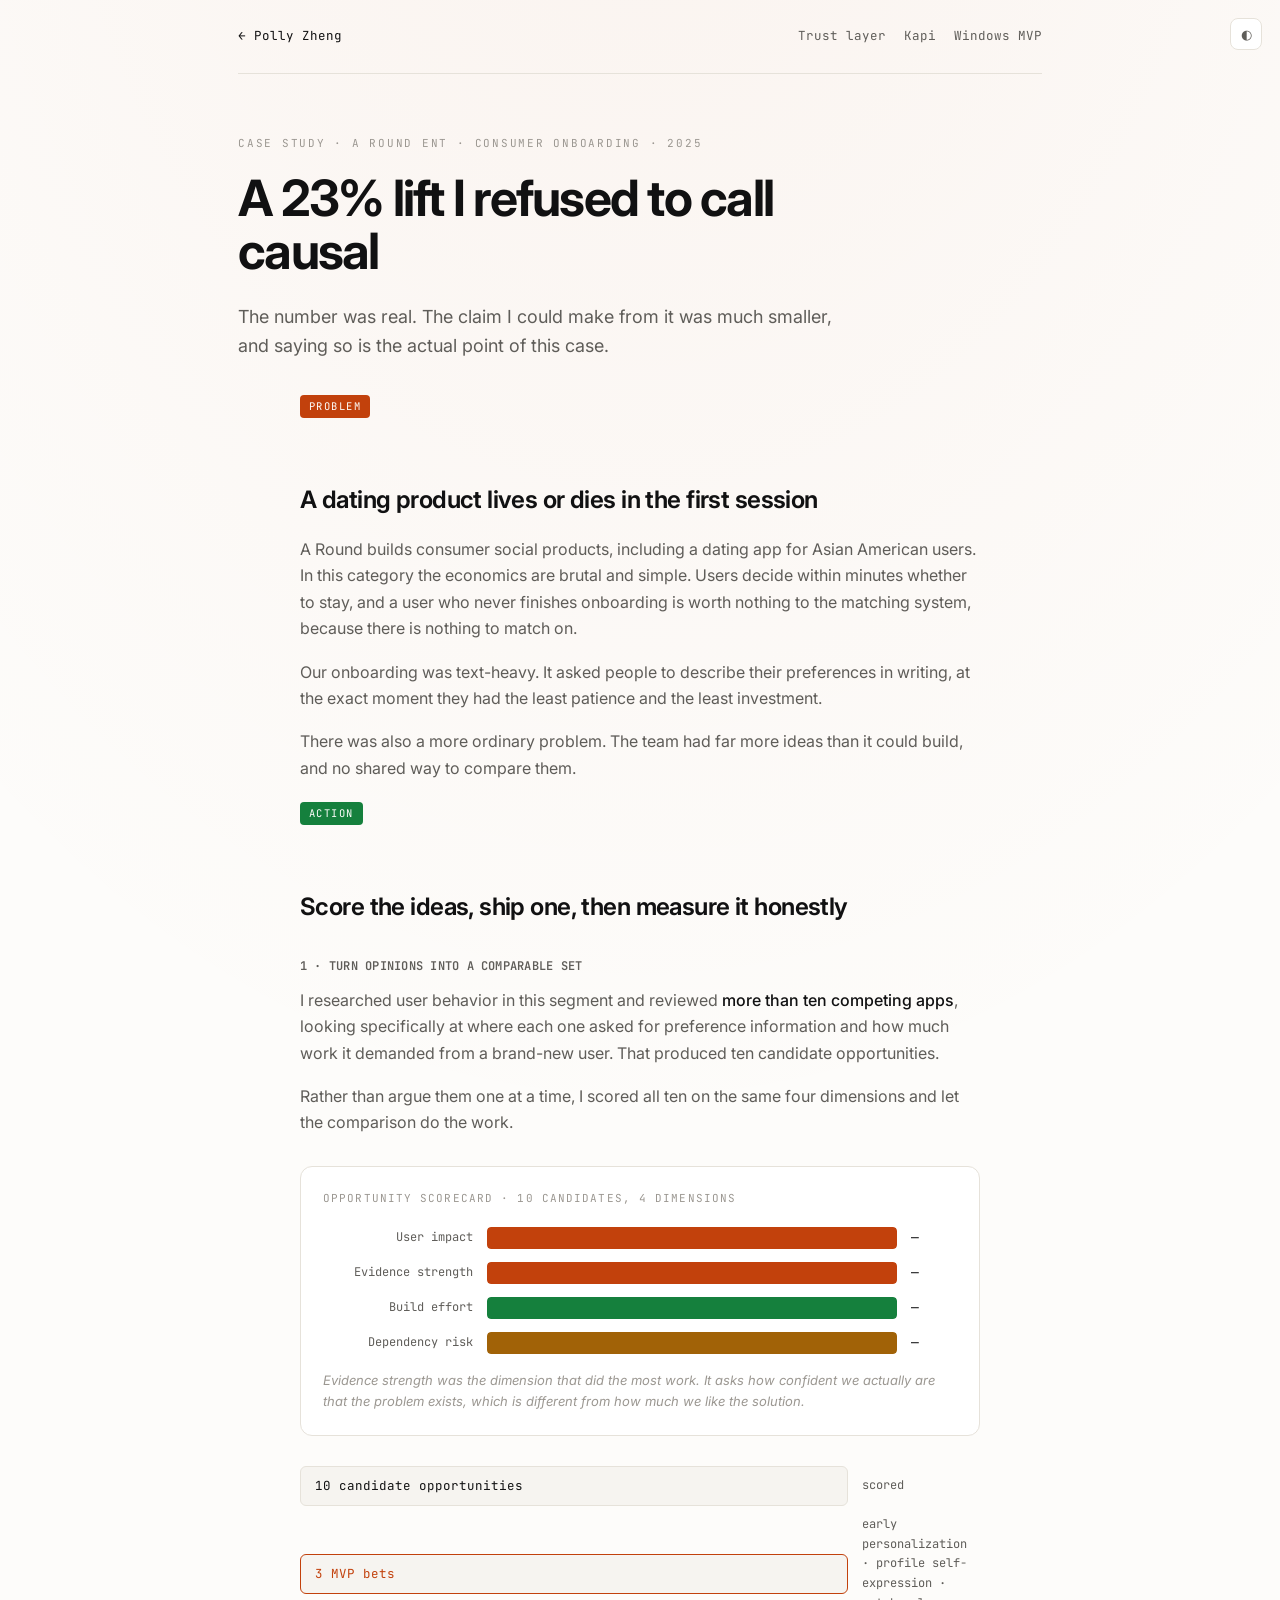
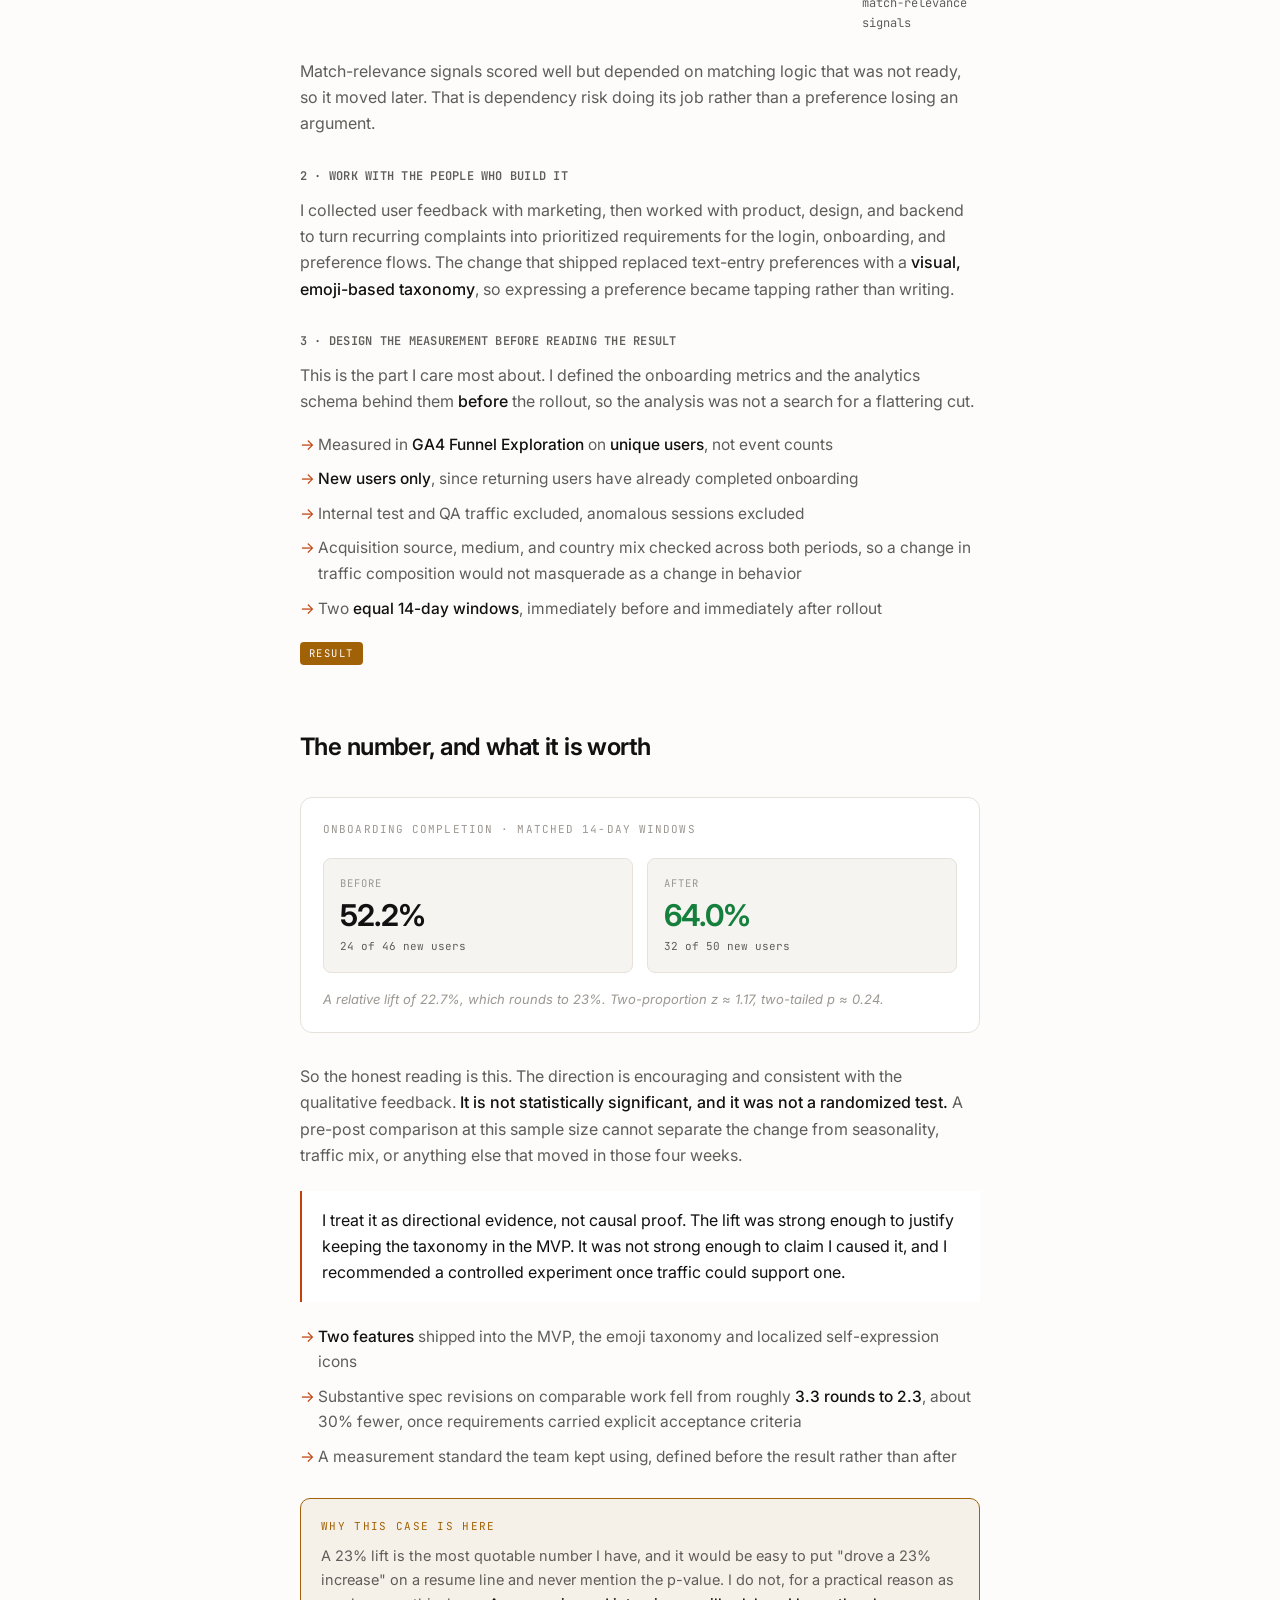
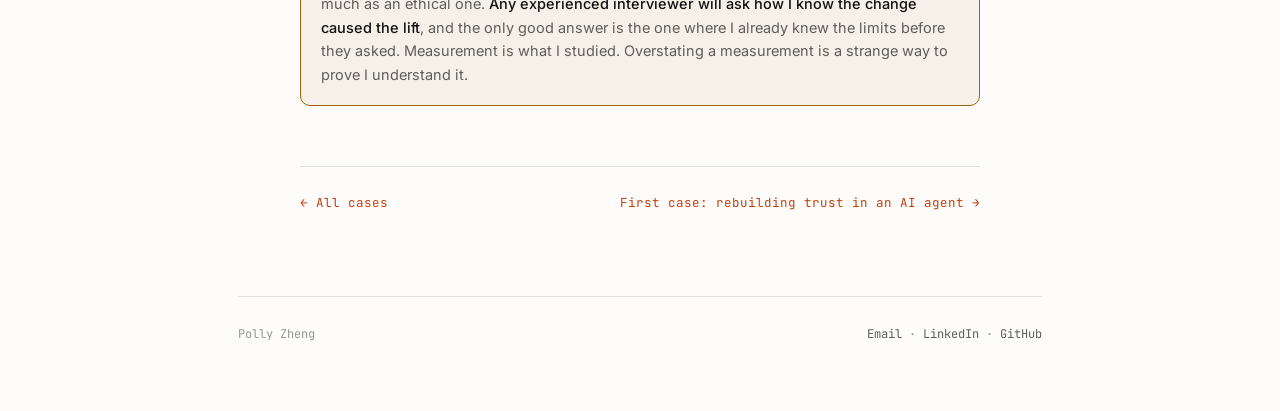
<file: case-onboarding.html>
<!doctype html>
<html lang="en">
<head>
<meta charset="utf-8"><meta name="viewport" content="width=device-width, initial-scale=1">
<title>A 23% lift I refused to call causal — Polly Zheng</title>
<meta name="description" content="Onboarding completion rose from 52% to 64%. The statistics said I could not claim credit, so I did not.">
<link rel="preconnect" href="https://fonts.googleapis.com"><link rel="preconnect" href="https://fonts.gstatic.com" crossorigin>
<link href="https://fonts.googleapis.com/css2?family=JetBrains+Mono:wght@400;500&family=Inter:wght@400;500;600;700&display=swap" rel="stylesheet">
<link rel="stylesheet" href="style.css">
<link rel="icon" href="data:image/svg+xml,<svg xmlns='http://www.w3.org/2000/svg' viewBox='0 0 100 100'><text y='.9em' font-size='90'>◎</text></svg>">
</head>
<body>
<button class="tog" id="t" aria-label="Toggle theme">◐</button>
<div class="wrap">

<nav><div class="nav-in"><a class="home" href="index.html">← Polly Zheng</a>
<span class="nav-links"><a href="case-jobright.html">Trust layer</a><a href="case-kapi.html">Kapi</a><a href="case-windows.html">Windows MVP</a></span></div></nav>

<header style="padding:60px 0 30px">
  <div class="lab" style="margin-bottom:20px">Case study · A Round Ent · consumer onboarding · 2025</div>
  <h1 style="font-size:clamp(32px,5.6vw,50px); max-width:19ch">A 23% lift I refused to call causal</h1>
  <p class="sub">The number was real. The claim I could make from it was much smaller, and saying so is the actual point of this case.</p>
</header>

<div class="narrow prose" style="margin:0 auto">

  <span class="par">Problem</span>
  <h2>A dating product lives or dies in the first session</h2>
  <p>A Round builds consumer social products, including a dating app for Asian American users. In this category the economics are brutal and simple. Users decide within minutes whether to stay, and a user who never finishes onboarding is worth nothing to the matching system, because there is nothing to match on.</p>
  <p>Our onboarding was text-heavy. It asked people to describe their preferences in writing, at the exact moment they had the least patience and the least investment.</p>
  <p>There was also a more ordinary problem. The team had far more ideas than it could build, and no shared way to compare them.</p>

  <span class="par act">Action</span>
  <h2>Score the ideas, ship one, then measure it honestly</h2>

  <h3>1 · Turn opinions into a comparable set</h3>
  <p>I researched user behavior in this segment and reviewed <b>more than ten competing apps</b>, looking specifically at where each one asked for preference information and how much work it demanded from a brand-new user. That produced ten candidate opportunities.</p>
  <p>Rather than argue them one at a time, I scored all ten on the same four dimensions and let the comparison do the work.</p>

  <div class="fig">
    <div class="fig-t">Opportunity scorecard · 10 candidates, 4 dimensions</div>
    <div class="bars">
      <div class="bar-row"><div class="bl">User impact</div><div class="bar-track"><div class="bar-fill" style="width:100%"></div></div><div class="bv">—</div></div>
      <div class="bar-row"><div class="bl">Evidence strength</div><div class="bar-track"><div class="bar-fill" style="width:100%"></div></div><div class="bv">—</div></div>
      <div class="bar-row"><div class="bl">Build effort</div><div class="bar-track"><div class="bar-fill g" style="width:100%"></div></div><div class="bv">—</div></div>
      <div class="bar-row"><div class="bl">Dependency risk</div><div class="bar-track"><div class="bar-fill y" style="width:100%"></div></div><div class="bv">—</div></div>
    </div>
    <div class="fig-c">Evidence strength was the dimension that did the most work. It asks how confident we actually are that the problem exists, which is different from how much we like the solution.</div>
  </div>

  <div class="funnel" style="margin:24px 0">
    <div class="fn"><div class="fn-bar">10 candidate opportunities</div><div class="fn-n">scored</div></div>
    <div class="fn"><div class="fn-bar" style="border-color:var(--accent);color:var(--accent)">3 MVP bets</div><div class="fn-n">early personalization · profile self-expression · match-relevance signals</div></div>
  </div>

  <p>Match-relevance signals scored well but depended on matching logic that was not ready, so it moved later. That is dependency risk doing its job rather than a preference losing an argument.</p>

  <h3>2 · Work with the people who build it</h3>
  <p>I collected user feedback with marketing, then worked with product, design, and backend to turn recurring complaints into prioritized requirements for the login, onboarding, and preference flows. The change that shipped replaced text-entry preferences with a <b>visual, emoji-based taxonomy</b>, so expressing a preference became tapping rather than writing.</p>

  <h3>3 · Design the measurement before reading the result</h3>
  <p>This is the part I care most about. I defined the onboarding metrics and the analytics schema behind them <b>before</b> the rollout, so the analysis was not a search for a flattering cut.</p>
  <ul>
    <li>Measured in <b>GA4 Funnel Exploration</b> on <b>unique users</b>, not event counts</li>
    <li><b>New users only</b>, since returning users have already completed onboarding</li>
    <li>Internal test and QA traffic excluded, anomalous sessions excluded</li>
    <li>Acquisition source, medium, and country mix checked across both periods, so a change in traffic composition would not masquerade as a change in behavior</li>
    <li>Two <b>equal 14-day windows</b>, immediately before and immediately after rollout</li>
  </ul>

  <span class="par res">Result</span>
  <h2>The number, and what it is worth</h2>

  <div class="fig">
    <div class="fig-t">Onboarding completion · matched 14-day windows</div>
    <div class="compare">
      <div class="cmp"><div class="k">Before</div><div class="v">52.2%</div><div class="m">24 of 46 new users</div></div>
      <div class="cmp"><div class="k">After</div><div class="v up">64.0%</div><div class="m">32 of 50 new users</div></div>
    </div>
    <div class="fig-c">A relative lift of 22.7%, which rounds to 23%. Two-proportion z ≈ 1.17, two-tailed p ≈ 0.24.</div>
  </div>

  <p>So the honest reading is this. The direction is encouraging and consistent with the qualitative feedback. <b>It is not statistically significant, and it was not a randomized test.</b> A pre-post comparison at this sample size cannot separate the change from seasonality, traffic mix, or anything else that moved in those four weeks.</p>
  <blockquote><p>I treat it as directional evidence, not causal proof. The lift was strong enough to justify keeping the taxonomy in the MVP. It was not strong enough to claim I caused it, and I recommended a controlled experiment once traffic could support one.</p></blockquote>
  <ul>
    <li><b>Two features</b> shipped into the MVP, the emoji taxonomy and localized self-expression icons</li>
    <li>Substantive spec revisions on comparable work fell from roughly <b>3.3 rounds to 2.3</b>, about 30% fewer, once requirements carried explicit acceptance criteria</li>
    <li>A measurement standard the team kept using, defined before the result rather than after</li>
  </ul>

  <div class="honest">
    <div class="k">Why this case is here</div>
    <p>A 23% lift is the most quotable number I have, and it would be easy to put "drove a 23% increase" on a resume line and never mention the p-value. I do not, for a practical reason as much as an ethical one. <b>Any experienced interviewer will ask how I know the change caused the lift</b>, and the only good answer is the one where I already knew the limits before they asked. Measurement is what I studied. Overstating a measurement is a strange way to prove I understand it.</p>
  </div>

  <div class="next">
    <a href="index.html">← All cases</a>
    <a href="case-jobright.html">First case: rebuilding trust in an AI agent →</a>
  </div>
</div>

<footer><div class="f-in">
  <span>Polly Zheng</span>
  <span><a href="mailto:pollyzheng0227@gmail.com">Email</a> · <a href="https://www.linkedin.com/in/jh-zheng0227/">LinkedIn</a> · <a href="https://github.com/pz0227">GitHub</a></span>
</div></footer>
</div>
<script>
var r=document.documentElement,t=document.getElementById('t');
var s=localStorage.getItem('theme'); if(s) r.setAttribute('data-theme',s);
t.onclick=function(){var c=r.getAttribute('data-theme')||'light';var n=c==='light'?'dark':'light';r.setAttribute('data-theme',n);localStorage.setItem('theme',n)};
</script>
</body>
</html>
</file>
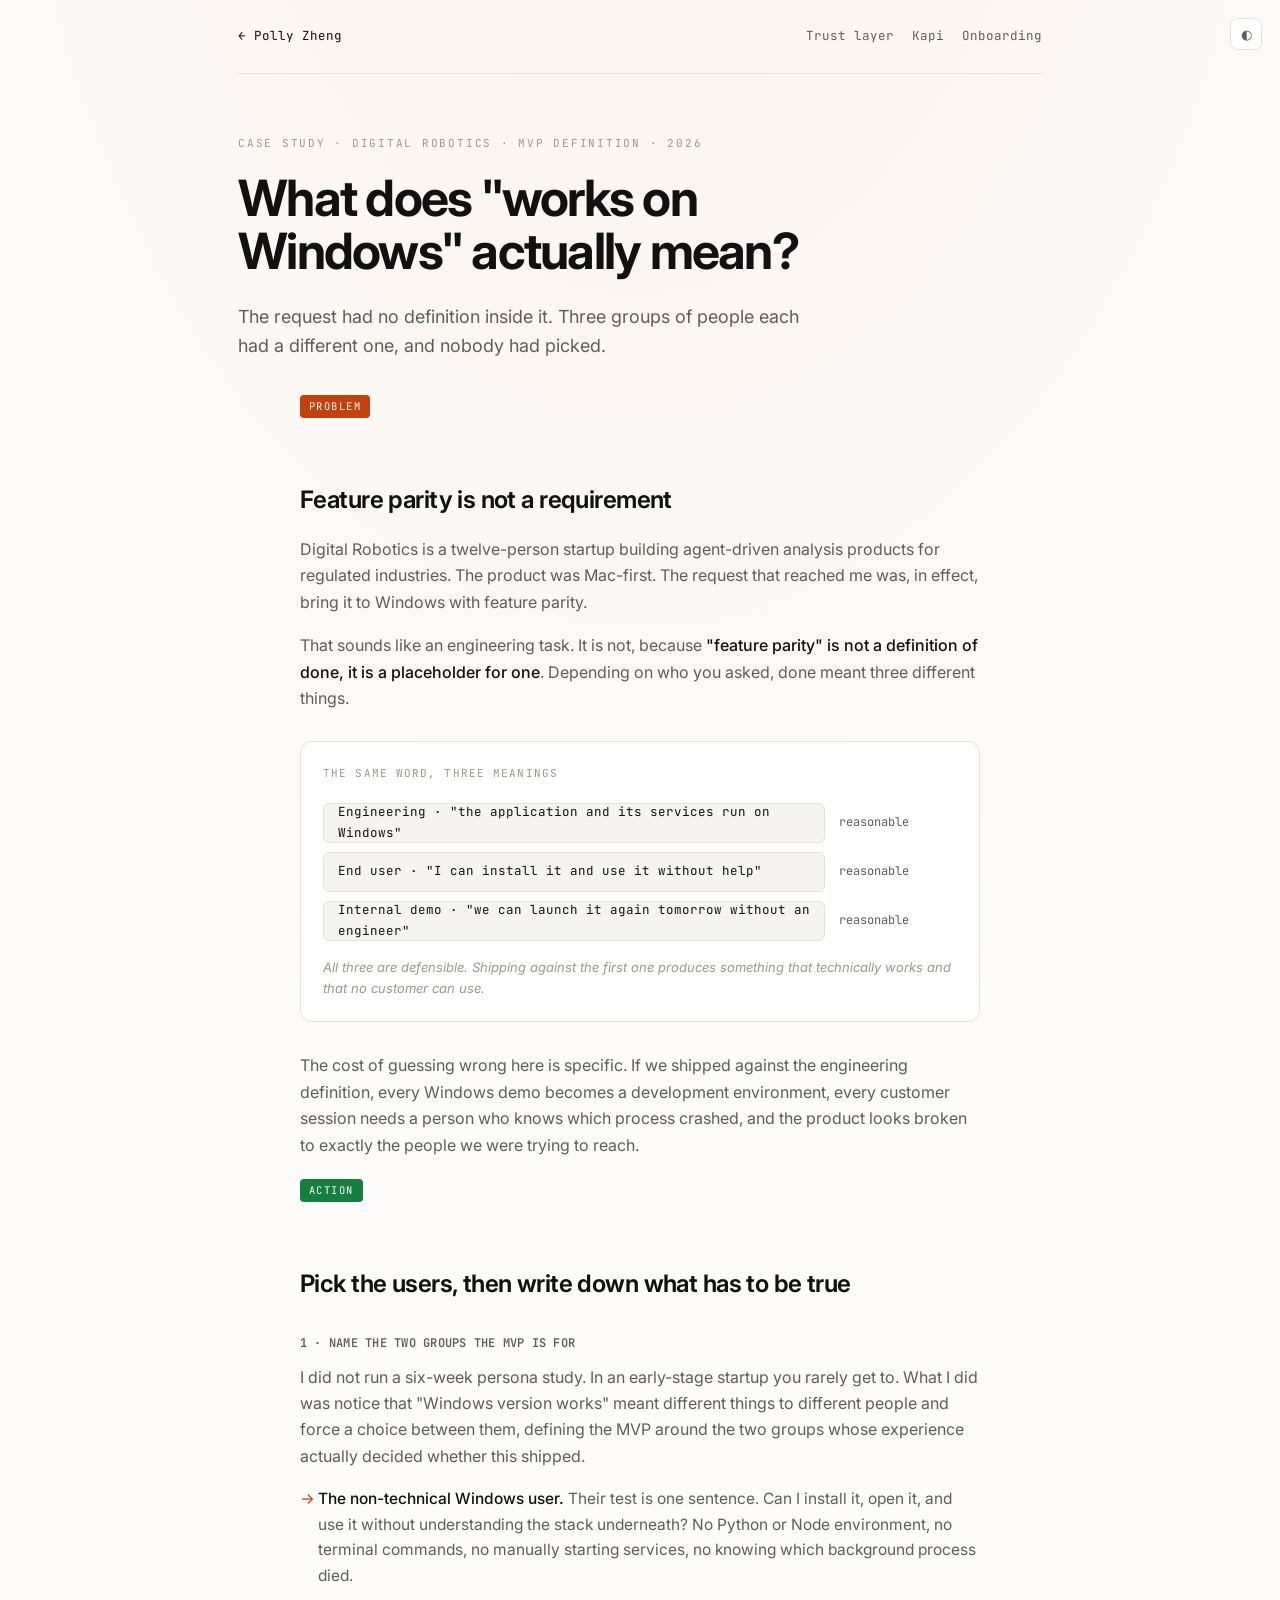
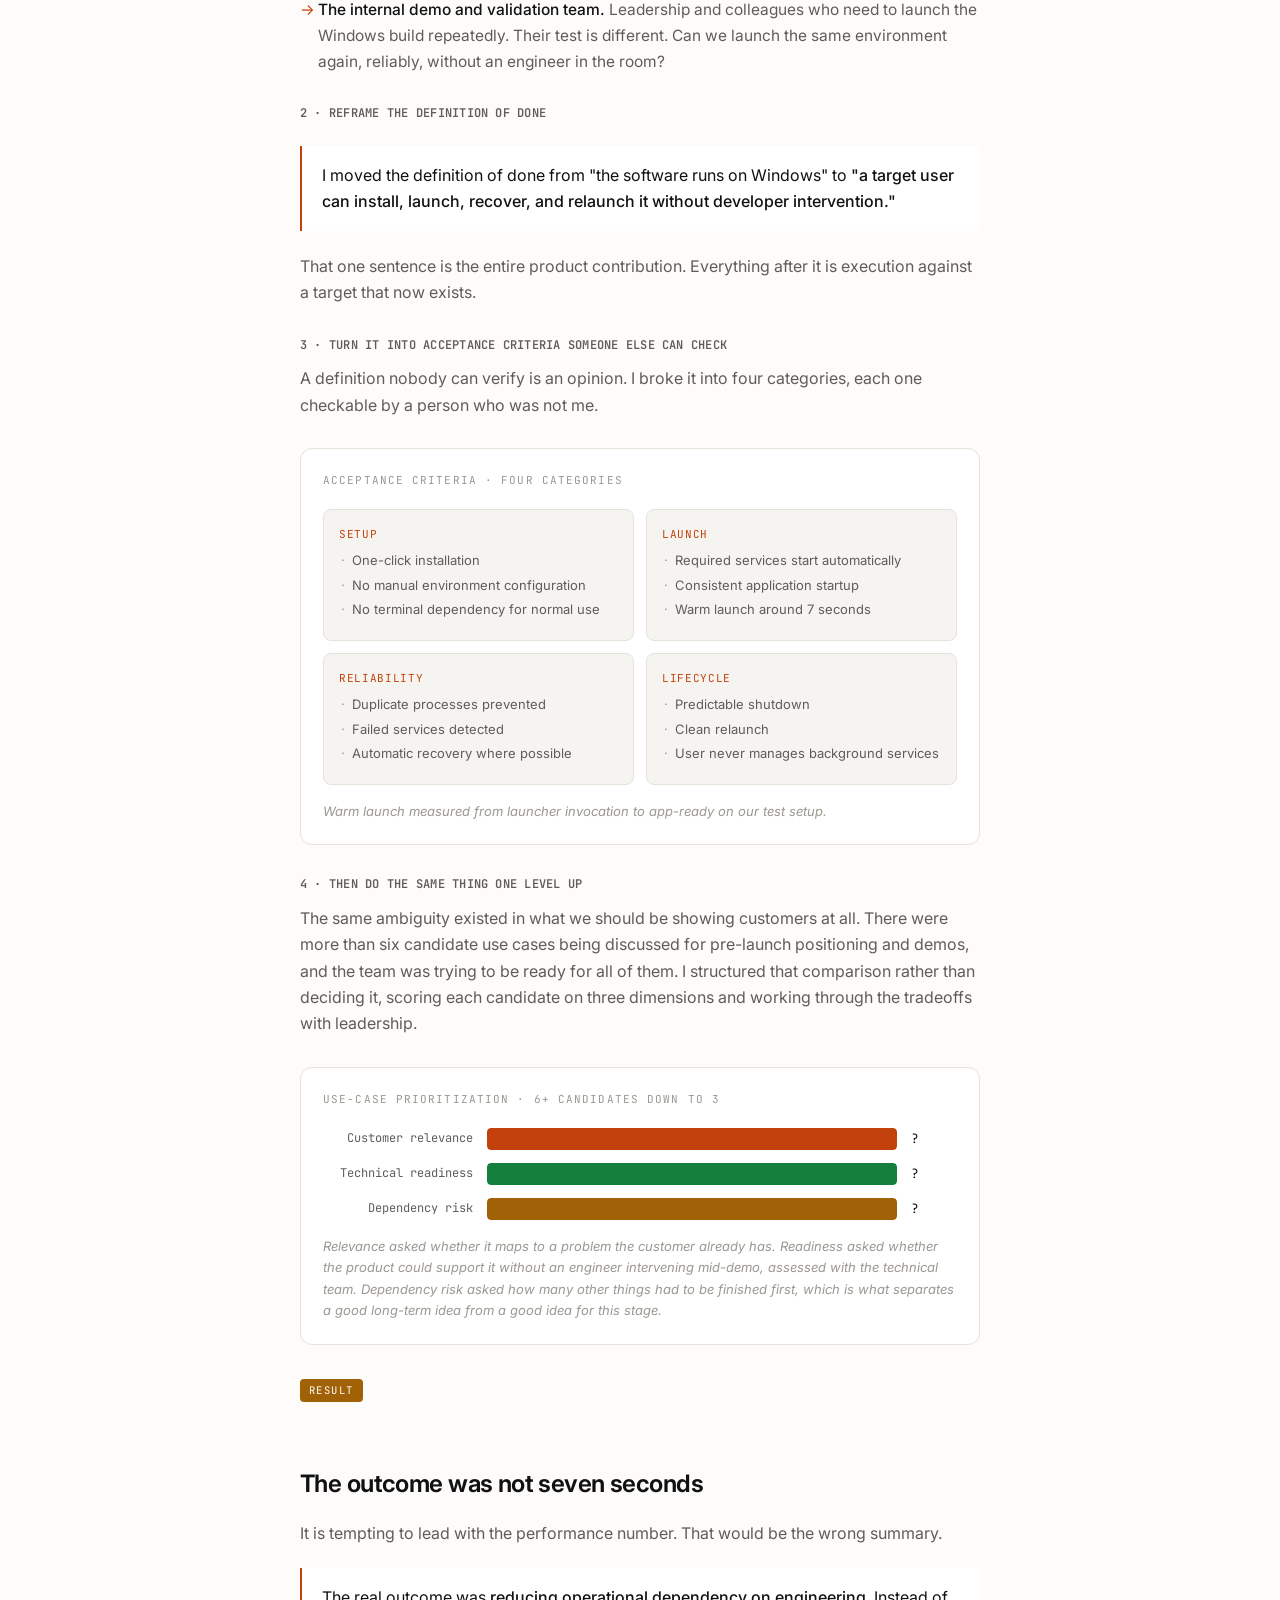
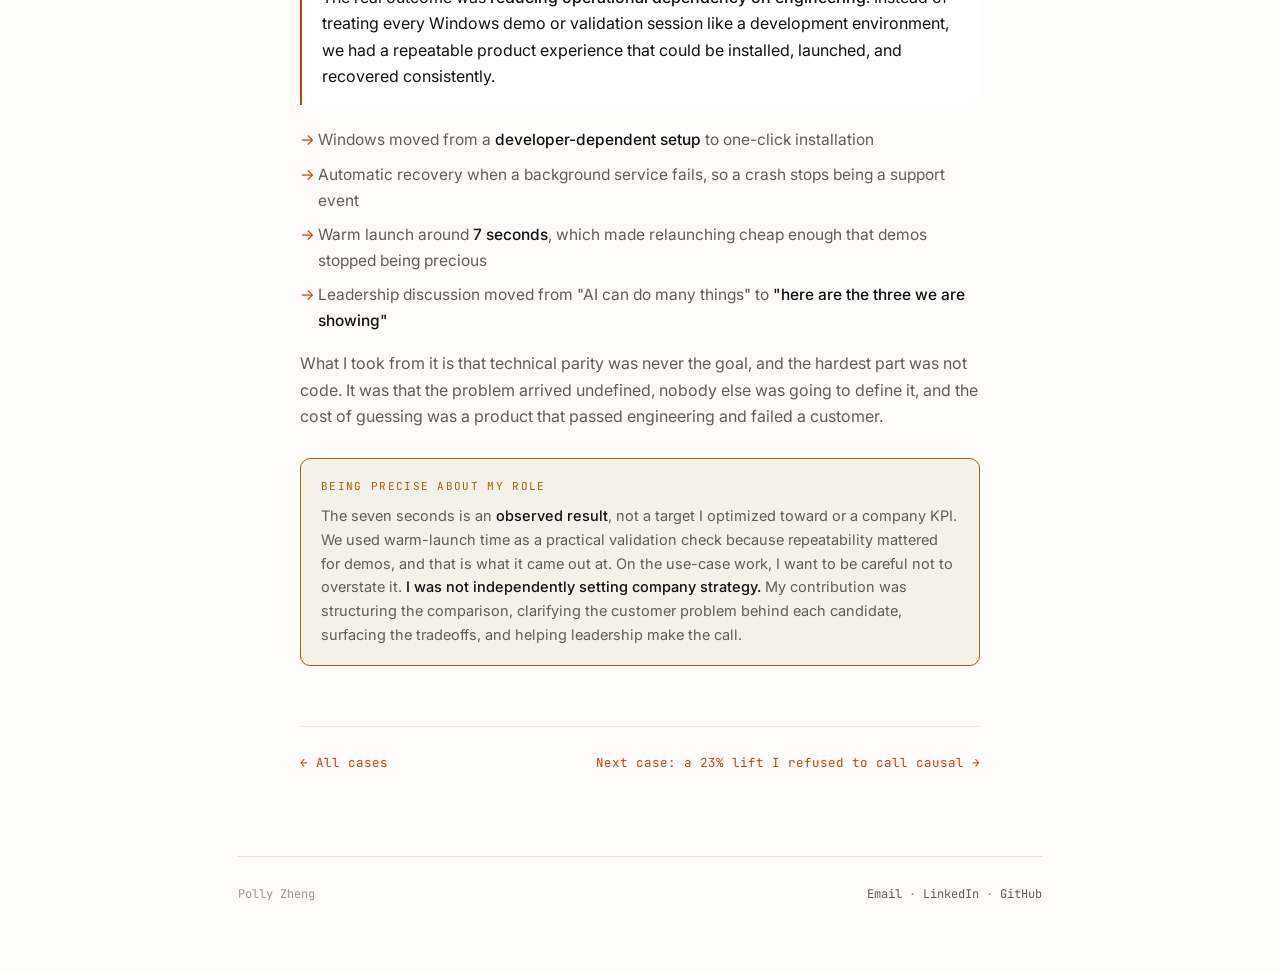
<file: case-windows.html>
<!doctype html>
<html lang="en">
<head>
<meta charset="utf-8"><meta name="viewport" content="width=device-width, initial-scale=1">
<title>What does "works on Windows" actually mean? — Polly Zheng</title>
<meta name="description" content="A vague feature-parity request, two user groups with different definitions of done, and the acceptance criteria that settled it.">
<link rel="preconnect" href="https://fonts.googleapis.com"><link rel="preconnect" href="https://fonts.gstatic.com" crossorigin>
<link href="https://fonts.googleapis.com/css2?family=JetBrains+Mono:wght@400;500&family=Inter:wght@400;500;600;700&display=swap" rel="stylesheet">
<link rel="stylesheet" href="style.css">
<link rel="icon" href="data:image/svg+xml,<svg xmlns='http://www.w3.org/2000/svg' viewBox='0 0 100 100'><text y='.9em' font-size='90'>◎</text></svg>">
</head>
<body>
<button class="tog" id="t" aria-label="Toggle theme">◐</button>
<div class="wrap">

<nav><div class="nav-in"><a class="home" href="index.html">← Polly Zheng</a>
<span class="nav-links"><a href="case-jobright.html">Trust layer</a><a href="case-kapi.html">Kapi</a><a href="case-onboarding.html">Onboarding</a></span></div></nav>

<header style="padding:60px 0 30px">
  <div class="lab" style="margin-bottom:20px">Case study · Digital Robotics · MVP definition · 2026</div>
  <h1 style="font-size:clamp(32px,5.6vw,50px); max-width:20ch">What does "works on Windows" actually mean?</h1>
  <p class="sub">The request had no definition inside it. Three groups of people each had a different one, and nobody had picked.</p>
</header>

<div class="narrow prose" style="margin:0 auto">

  <span class="par">Problem</span>
  <h2>Feature parity is not a requirement</h2>
  <p>Digital Robotics is a twelve-person startup building agent-driven analysis products for regulated industries. The product was Mac-first. The request that reached me was, in effect, bring it to Windows with feature parity.</p>
  <p>That sounds like an engineering task. It is not, because <b>"feature parity" is not a definition of done, it is a placeholder for one</b>. Depending on who you asked, done meant three different things.</p>

  <div class="fig">
    <div class="fig-t">The same word, three meanings</div>
    <div class="funnel">
      <div class="fn"><div class="fn-bar">Engineering · "the application and its services run on Windows"</div><div class="fn-n">reasonable</div></div>
      <div class="fn"><div class="fn-bar">End user · "I can install it and use it without help"</div><div class="fn-n">reasonable</div></div>
      <div class="fn"><div class="fn-bar">Internal demo · "we can launch it again tomorrow without an engineer"</div><div class="fn-n">reasonable</div></div>
    </div>
    <div class="fig-c">All three are defensible. Shipping against the first one produces something that technically works and that no customer can use.</div>
  </div>

  <p>The cost of guessing wrong here is specific. If we shipped against the engineering definition, every Windows demo becomes a development environment, every customer session needs a person who knows which process crashed, and the product looks broken to exactly the people we were trying to reach.</p>

  <span class="par act">Action</span>
  <h2>Pick the users, then write down what has to be true</h2>

  <h3>1 · Name the two groups the MVP is for</h3>
  <p>I did not run a six-week persona study. In an early-stage startup you rarely get to. What I did was notice that "Windows version works" meant different things to different people and force a choice between them, defining the MVP around the two groups whose experience actually decided whether this shipped.</p>
  <ul>
    <li><b>The non-technical Windows user.</b> Their test is one sentence. Can I install it, open it, and use it without understanding the stack underneath? No Python or Node environment, no terminal commands, no manually starting services, no knowing which background process died.</li>
    <li><b>The internal demo and validation team.</b> Leadership and colleagues who need to launch the Windows build repeatedly. Their test is different. Can we launch the same environment again, reliably, without an engineer in the room?</li>
  </ul>

  <h3>2 · Reframe the definition of done</h3>
  <blockquote><p>I moved the definition of done from "the software runs on Windows" to <b>"a target user can install, launch, recover, and relaunch it without developer intervention."</b></p></blockquote>
  <p>That one sentence is the entire product contribution. Everything after it is execution against a target that now exists.</p>

  <h3>3 · Turn it into acceptance criteria someone else can check</h3>
  <p>A definition nobody can verify is an opinion. I broke it into four categories, each one checkable by a person who was not me.</p>

  <div class="fig">
    <div class="fig-t">Acceptance criteria · four categories</div>
    <div class="grid4">
      <div class="g4"><div class="k">Setup</div><ul>
        <li>One-click installation</li><li>No manual environment configuration</li><li>No terminal dependency for normal use</li></ul></div>
      <div class="g4"><div class="k">Launch</div><ul>
        <li>Required services start automatically</li><li>Consistent application startup</li><li>Warm launch around 7 seconds</li></ul></div>
      <div class="g4"><div class="k">Reliability</div><ul>
        <li>Duplicate processes prevented</li><li>Failed services detected</li><li>Automatic recovery where possible</li></ul></div>
      <div class="g4"><div class="k">Lifecycle</div><ul>
        <li>Predictable shutdown</li><li>Clean relaunch</li><li>User never manages background services</li></ul></div>
    </div>
    <div class="fig-c">Warm launch measured from launcher invocation to app-ready on our test setup.</div>
  </div>

  <h3>4 · Then do the same thing one level up</h3>
  <p>The same ambiguity existed in what we should be showing customers at all. There were more than six candidate use cases being discussed for pre-launch positioning and demos, and the team was trying to be ready for all of them. I structured that comparison rather than deciding it, scoring each candidate on three dimensions and working through the tradeoffs with leadership.</p>

  <div class="fig">
    <div class="fig-t">Use-case prioritization · 6+ candidates down to 3</div>
    <div class="bars">
      <div class="bar-row"><div class="bl">Customer relevance</div><div class="bar-track"><div class="bar-fill" style="width:100%"></div></div><div class="bv">?</div></div>
      <div class="bar-row"><div class="bl">Technical readiness</div><div class="bar-track"><div class="bar-fill g" style="width:100%"></div></div><div class="bv">?</div></div>
      <div class="bar-row"><div class="bl">Dependency risk</div><div class="bar-track"><div class="bar-fill y" style="width:100%"></div></div><div class="bv">?</div></div>
    </div>
    <div class="fig-c">Relevance asked whether it maps to a problem the customer already has. Readiness asked whether the product could support it without an engineer intervening mid-demo, assessed with the technical team. Dependency risk asked how many other things had to be finished first, which is what separates a good long-term idea from a good idea for this stage.</div>
  </div>

  <span class="par res">Result</span>
  <h2>The outcome was not seven seconds</h2>
  <p>It is tempting to lead with the performance number. That would be the wrong summary.</p>
  <blockquote><p>The real outcome was <b>reducing operational dependency on engineering</b>. Instead of treating every Windows demo or validation session like a development environment, we had a repeatable product experience that could be installed, launched, and recovered consistently.</p></blockquote>
  <ul>
    <li>Windows moved from a <b>developer-dependent setup</b> to one-click installation</li>
    <li>Automatic recovery when a background service fails, so a crash stops being a support event</li>
    <li>Warm launch around <b>7 seconds</b>, which made relaunching cheap enough that demos stopped being precious</li>
    <li>Leadership discussion moved from "AI can do many things" to <b>"here are the three we are showing"</b></li>
  </ul>
  <p>What I took from it is that technical parity was never the goal, and the hardest part was not code. It was that the problem arrived undefined, nobody else was going to define it, and the cost of guessing was a product that passed engineering and failed a customer.</p>

  <div class="honest">
    <div class="k">Being precise about my role</div>
    <p>The seven seconds is an <b>observed result</b>, not a target I optimized toward or a company KPI. We used warm-launch time as a practical validation check because repeatability mattered for demos, and that is what it came out at. On the use-case work, I want to be careful not to overstate it. <b>I was not independently setting company strategy.</b> My contribution was structuring the comparison, clarifying the customer problem behind each candidate, surfacing the tradeoffs, and helping leadership make the call.</p>
  </div>

  <div class="next">
    <a href="index.html">← All cases</a>
    <a href="case-onboarding.html">Next case: a 23% lift I refused to call causal →</a>
  </div>
</div>

<footer><div class="f-in">
  <span>Polly Zheng</span>
  <span><a href="mailto:pollyzheng0227@gmail.com">Email</a> · <a href="https://www.linkedin.com/in/jh-zheng0227/">LinkedIn</a> · <a href="https://github.com/pz0227">GitHub</a></span>
</div></footer>
</div>
<script>
var r=document.documentElement,t=document.getElementById('t');
var s=localStorage.getItem('theme'); if(s) r.setAttribute('data-theme',s);
t.onclick=function(){var c=r.getAttribute('data-theme')||'light';var n=c==='light'?'dark':'light';r.setAttribute('data-theme',n);localStorage.setItem('theme',n)};
</script>
</body>
</html>
</file>
<file: style.css>
:root{
  --bg:#fdfcfa; --panel:#ffffff; --panel2:#f6f4f0; --fg:#111112; --dim:#5f5d59; --faint:#9b9791;
  --line:#e6e2da; --accent:#c2410c; --good:#15803d; --warn:#a16207;
  --mono:"JetBrains Mono",ui-monospace,SFMono-Regular,Menlo,monospace;
  --sans:"Inter",ui-sans-serif,-apple-system,BlinkMacSystemFont,"Segoe UI",sans-serif;
  --serif:var(--sans);
}
:root[data-theme="dark"]{
  --bg:#0f0f10; --panel:#161618; --panel2:#1c1c1f; --fg:#f4f2ef; --dim:#918e89; --faint:#56534f;
  --line:#26262a; --accent:#ff7a45; --good:#5ec27a; --warn:#e8b84b;
}
*{box-sizing:border-box}
html{-webkit-text-size-adjust:100%}
body{
  margin:0; background:var(--bg); color:var(--fg); font-family:var(--sans);
  font-size:16px; line-height:1.65; -webkit-font-smoothing:antialiased;
  background-image:radial-gradient(120% 60% at 50% -10%, color-mix(in srgb,var(--accent) 5%,transparent), transparent 70%);
  background-repeat:no-repeat;
}
a{color:inherit}
img{max-width:100%; display:block}
.wrap{max-width:860px; margin:0 auto; padding:0 28px}
.narrow{max-width:680px}
.lab{font-family:var(--mono); font-size:11px; letter-spacing:.16em; text-transform:uppercase; color:var(--faint)}

/* nav */
nav{padding:26px 0; border-bottom:1px solid var(--line)}
.nav-in{display:flex; justify-content:space-between; align-items:center; gap:16px; flex-wrap:wrap}
.nav-in a{font-family:var(--mono); font-size:12.5px; text-decoration:none; color:var(--dim)}
.nav-in a:hover{color:var(--accent)}
.nav-in .home{color:var(--fg)}
.nav-links{display:flex; gap:18px; flex-wrap:wrap}

/* hero */
header{padding:80px 0 60px}
.eyebrow{display:flex; align-items:center; gap:12px; margin-bottom:34px}
.dot{width:7px;height:7px;border-radius:50%;background:var(--good);box-shadow:0 0 0 3px color-mix(in srgb,var(--good) 22%,transparent)}
h1{font-family:var(--sans); font-weight:680; letter-spacing:-.035em; font-size:clamp(34px,6.2vw,58px); line-height:1.06; margin:0 0 24px; max-width:18ch}
h1 i{font-style:normal; color:var(--accent)}
.sub{font-size:clamp(16px,2vw,18px); color:var(--dim); max-width:54ch; margin:0}
.sub b{color:var(--fg); font-weight:500}
.hero-grid{display:grid; grid-template-columns:1fr 156px; gap:40px; align-items:start}
.shot{width:156px; height:196px; border-radius:12px; border:1px solid var(--line); background:var(--panel2); object-fit:cover}
.shot-ph{display:grid; place-items:center; text-align:center; font-family:var(--mono); font-size:10px; color:var(--faint); line-height:1.6; padding:12px}
@media(max-width:700px){ .hero-grid{grid-template-columns:1fr} .shot{width:120px;height:150px} }

.cta{display:flex; flex-wrap:wrap; gap:9px; margin-top:34px}
.cta a{font-family:var(--mono); font-size:12.5px; text-decoration:none; border:1px solid var(--line); padding:9px 16px; border-radius:6px; background:var(--panel); transition:border-color .16s,color .16s}
.cta a:hover{border-color:var(--accent); color:var(--accent)}
.cta a.hi{background:var(--accent); border-color:var(--accent); color:#fff}

/* section head */
section{padding:76px 0 0}
.head{display:flex; align-items:baseline; gap:14px; margin-bottom:30px}
.head h2{font-family:var(--sans); font-weight:640; font-size:25px; margin:0; letter-spacing:-.024em}
.rule{flex:1; height:1px; background:var(--line)}

/* evidence log */
.ev{border:1px solid var(--line); border-radius:12px; background:var(--panel); overflow:hidden}
.ev-top{display:flex; justify-content:space-between; align-items:center; gap:12px; padding:14px 20px; border-bottom:1px solid var(--line); flex-wrap:wrap}
.ev-row{display:grid; grid-template-columns:70px 1fr; gap:18px; padding:17px 20px; border-bottom:1px solid var(--line)}
.ev-row:last-child{border-bottom:0}
.ev-row .d{font-family:var(--mono); font-size:12px; color:var(--faint); padding-top:2px}
.ev-row .w{font-size:15px; margin:0 0 5px}
.ev-row .why{font-size:13.5px; color:var(--dim); margin:0}
code{font-family:var(--mono); font-size:.9em; color:var(--accent); background:color-mix(in srgb,var(--accent) 11%,transparent); padding:1px 6px; border-radius:4px}
.ev-foot{padding:15px 20px; font-size:13.5px; color:var(--dim)}
.ev-foot b{color:var(--fg); font-weight:500}
@media(max-width:620px){ .ev-row{grid-template-columns:1fr; gap:5px} }

/* case cards */
.cases{display:grid; gap:0}
.case{display:block; text-decoration:none; padding:30px 0; border-top:1px solid var(--line); transition:padding-left .18s}
.case:first-child{border-top:0}
.case:hover{padding-left:10px}
.case:hover h3{color:var(--accent)}
.c-top{display:flex; flex-wrap:wrap; align-items:baseline; gap:12px; margin-bottom:10px}
.case h3{font-size:21px; font-weight:640; letter-spacing:-.022em; margin:0; transition:color .16s}
.c-tag{font-family:var(--mono); font-size:11px; color:var(--faint); letter-spacing:.05em}
.case p{margin:0 0 18px; color:var(--dim); font-size:15.5px; max-width:62ch}
.case .more{font-family:var(--mono); font-size:12px; color:var(--accent)}

.stats{display:flex; flex-wrap:wrap; gap:32px; margin:0 0 18px}
.stat .n{font-family:var(--sans); font-weight:660; letter-spacing:-.03em; font-size:34px; line-height:1; color:var(--accent)}
.stat .t{font-family:var(--mono); font-size:11px; letter-spacing:.04em; color:var(--dim); margin-top:6px; max-width:20ch; line-height:1.45}

/* experience */
.job{display:grid; grid-template-columns:100px 1fr; gap:24px; padding:20px 0; border-top:1px solid var(--line)}
.job:first-of-type{border-top:0}
.job .yr{font-family:var(--mono); font-size:12px; color:var(--faint); padding-top:4px}
.job h3{font-size:16.5px; font-weight:600; margin:0 0 2px}
.job .co{font-size:12.5px; color:var(--faint); margin-bottom:8px; font-family:var(--mono)}
.job p{margin:0; font-size:14.5px; color:var(--dim); max-width:60ch}
.job p b{color:var(--fg); font-weight:500}
@media(max-width:620px){ .job{grid-template-columns:1fr; gap:6px} }

/* prose (case pages) */
.prose h2{font-family:var(--sans); font-weight:640; font-size:24px; margin:52px 0 16px; letter-spacing:-.024em}
.prose h3{font-size:16px; font-weight:600; margin:30px 0 10px; font-family:var(--mono); letter-spacing:.02em; color:var(--dim); text-transform:uppercase; font-size:12px}
.prose p{margin:0 0 17px; color:var(--dim); font-size:16px}
.prose p b, .prose li b{color:var(--fg); font-weight:500}
.prose ul{margin:0 0 17px; padding-left:0; list-style:none}
.prose li{color:var(--dim); font-size:15.5px; margin-bottom:9px; padding-left:18px; position:relative}
.prose li::before{content:"→"; position:absolute; left:0; color:var(--accent)}
.prose blockquote{margin:22px 0; padding:16px 20px; border-left:2px solid var(--accent); background:var(--panel); color:var(--fg); font-size:16px}
.prose blockquote p{color:var(--fg); margin:0}

/* PAR badges */
.par{display:inline-block; font-family:var(--mono); font-size:10.5px; letter-spacing:.14em; text-transform:uppercase; color:var(--bg); background:var(--accent); padding:3px 9px; border-radius:4px; margin-bottom:10px}
.par.act{background:var(--good)}
.par.res{background:var(--warn)}

/* charts */
.fig{margin:30px 0; border:1px solid var(--line); border-radius:12px; background:var(--panel); padding:22px}
.fig-t{font-family:var(--mono); font-size:11px; letter-spacing:.1em; text-transform:uppercase; color:var(--faint); margin-bottom:20px}
.fig-c{font-size:13px; color:var(--faint); margin-top:16px; font-style:italic}

.bars{display:grid; gap:13px}
.bar-row{display:grid; grid-template-columns:150px 1fr 46px; gap:14px; align-items:center}
.bar-row .bl{font-family:var(--mono); font-size:12px; color:var(--dim); text-align:right}
.bar-track{height:22px; background:var(--panel2); border-radius:4px; overflow:hidden}
.bar-fill{height:100%; background:var(--accent); border-radius:4px}
.bar-fill.g{background:var(--good)} .bar-fill.y{background:var(--warn)} .bar-fill.mute{background:var(--faint)}
.bar-row .bv{font-family:var(--mono); font-size:13px; color:var(--fg)}
@media(max-width:620px){ .bar-row{grid-template-columns:104px 1fr 40px; gap:9px} .bar-row .bl{font-size:10.5px} }

.funnel{display:grid; gap:9px}
.fn{display:grid; grid-template-columns:1fr 118px; gap:14px; align-items:center}
.fn-bar{height:40px; background:var(--panel2); border:1px solid var(--line); border-radius:6px; display:flex; align-items:center; padding:0 14px; font-family:var(--mono); font-size:12.5px; color:var(--fg)}
.fn-n{font-family:var(--mono); font-size:12px; color:var(--dim)}

.compare{display:grid; grid-template-columns:1fr 1fr; gap:14px}
.cmp{border:1px solid var(--line); border-radius:8px; padding:16px; background:var(--panel2)}
.cmp .k{font-family:var(--mono); font-size:10.5px; letter-spacing:.1em; text-transform:uppercase; color:var(--faint); margin-bottom:8px}
.cmp .v{font-family:var(--sans); font-weight:660; letter-spacing:-.03em; font-size:30px; line-height:1; color:var(--fg)}
.cmp .v.up{color:var(--good)}
.cmp .m{font-family:var(--mono); font-size:11px; color:var(--dim); margin-top:7px}
@media(max-width:620px){ .compare{grid-template-columns:1fr} }

.grid4{display:grid; grid-template-columns:repeat(2,1fr); gap:12px}
.g4{border:1px solid var(--line); border-radius:8px; padding:15px; background:var(--panel2)}
.g4 .k{font-family:var(--mono); font-size:11px; color:var(--accent); margin-bottom:8px; letter-spacing:.06em; text-transform:uppercase}
.g4 ul{margin:0; padding:0; list-style:none}
.g4 li{font-size:13px; color:var(--dim); margin-bottom:5px; padding-left:13px; position:relative; line-height:1.5}
.g4 li::before{content:"·"; position:absolute; left:2px; color:var(--faint)}
@media(max-width:620px){ .grid4{grid-template-columns:1fr} }

/* honesty callout */
.honest{border:1px solid var(--warn); border-radius:10px; padding:18px 20px; margin:28px 0; background:color-mix(in srgb,var(--warn) 7%,transparent)}
.honest .k{font-family:var(--mono); font-size:11px; letter-spacing:.12em; text-transform:uppercase; color:var(--warn); margin-bottom:9px}
.honest p{margin:0; font-size:14.5px; color:var(--dim)}
.honest p b{color:var(--fg)}

/* about */
.about p{max-width:60ch; margin:0 0 17px; color:var(--dim)}
.about p b{color:var(--fg); font-weight:500}

footer{margin-top:82px; padding:28px 0 66px; border-top:1px solid var(--line)}
.f-in{display:flex; flex-wrap:wrap; justify-content:space-between; gap:14px; font-family:var(--mono); font-size:12px; color:var(--faint)}
.f-in a{color:var(--dim); text-decoration:none}
.f-in a:hover{color:var(--accent)}

.tog{position:fixed; top:18px; right:18px; z-index:9; width:32px; height:32px; border-radius:8px; cursor:pointer; border:1px solid var(--line); background:var(--panel); color:var(--dim); font-size:13px; display:grid; place-items:center}
.tog:hover{color:var(--accent); border-color:var(--accent)}

.next{display:flex; justify-content:space-between; gap:16px; flex-wrap:wrap; margin-top:60px; padding-top:26px; border-top:1px solid var(--line); font-family:var(--mono); font-size:12.5px}
.next a{text-decoration:none; color:var(--accent)}
</file>
